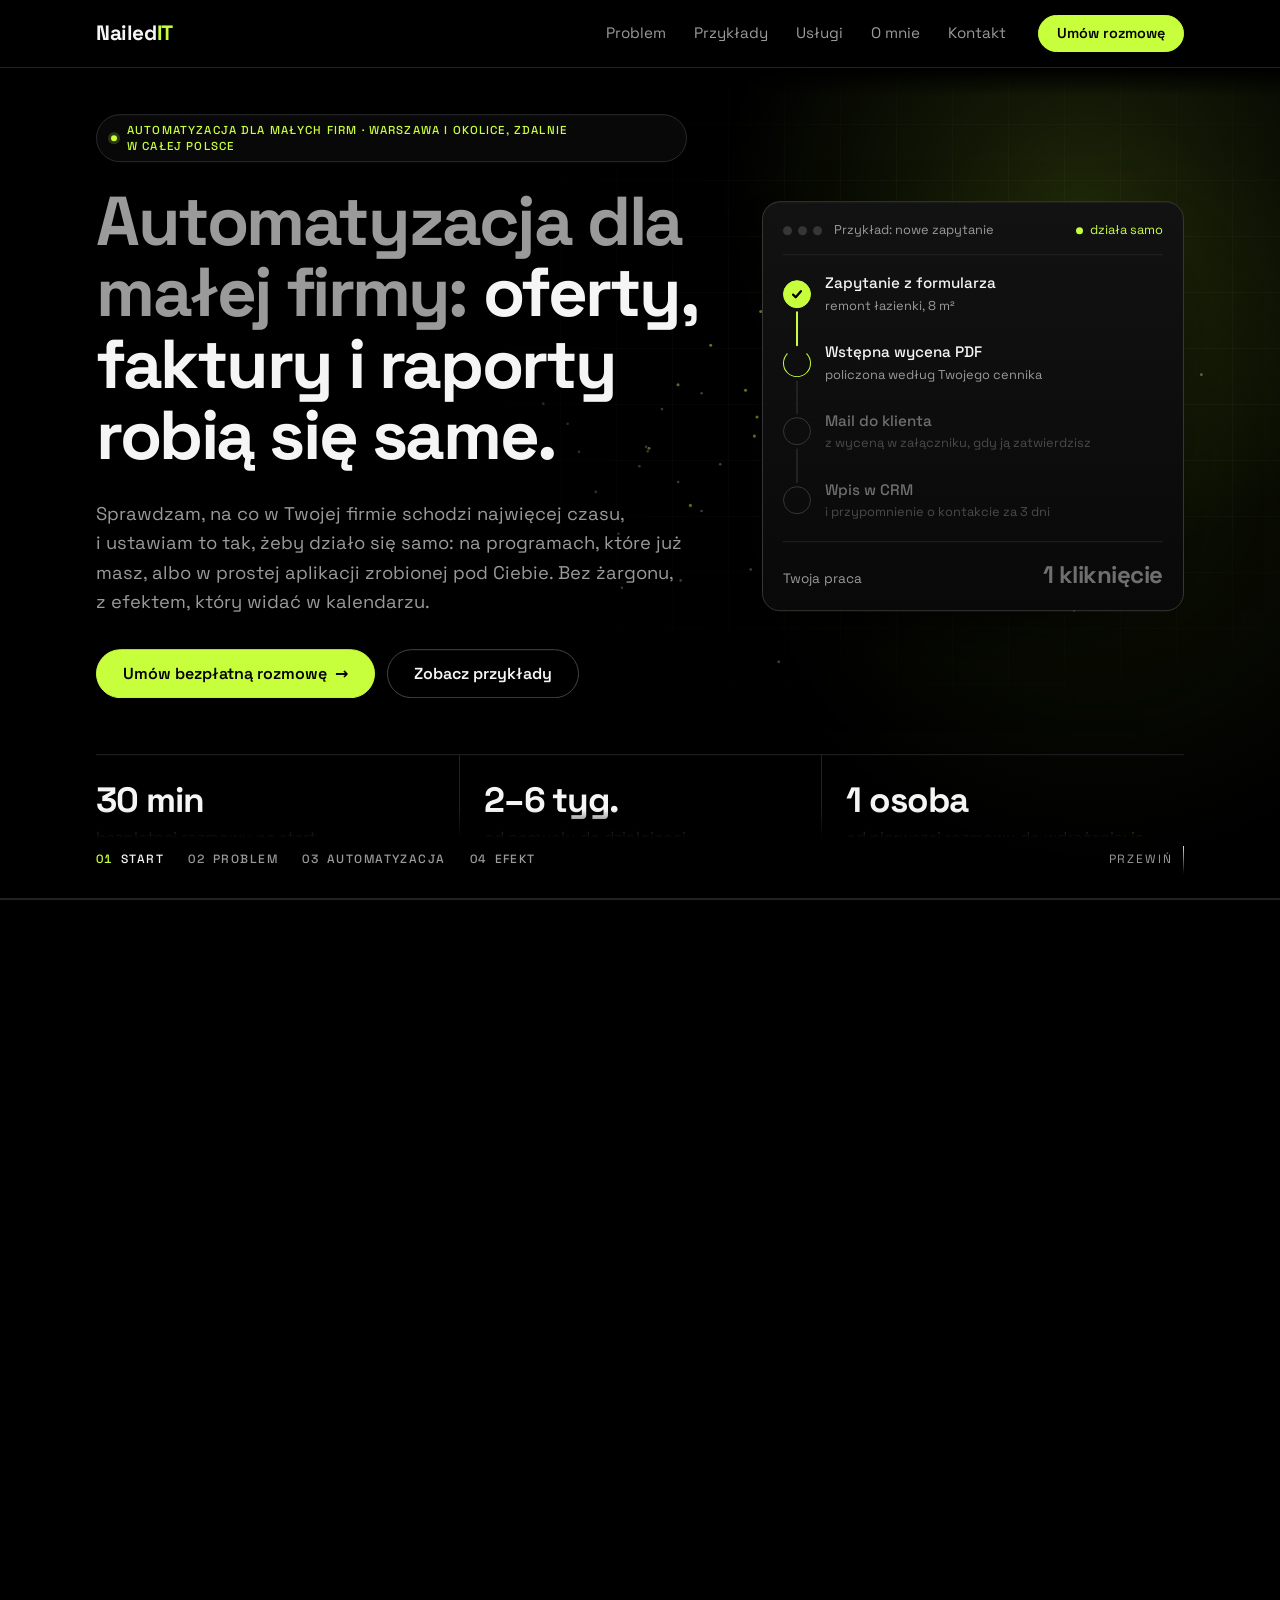
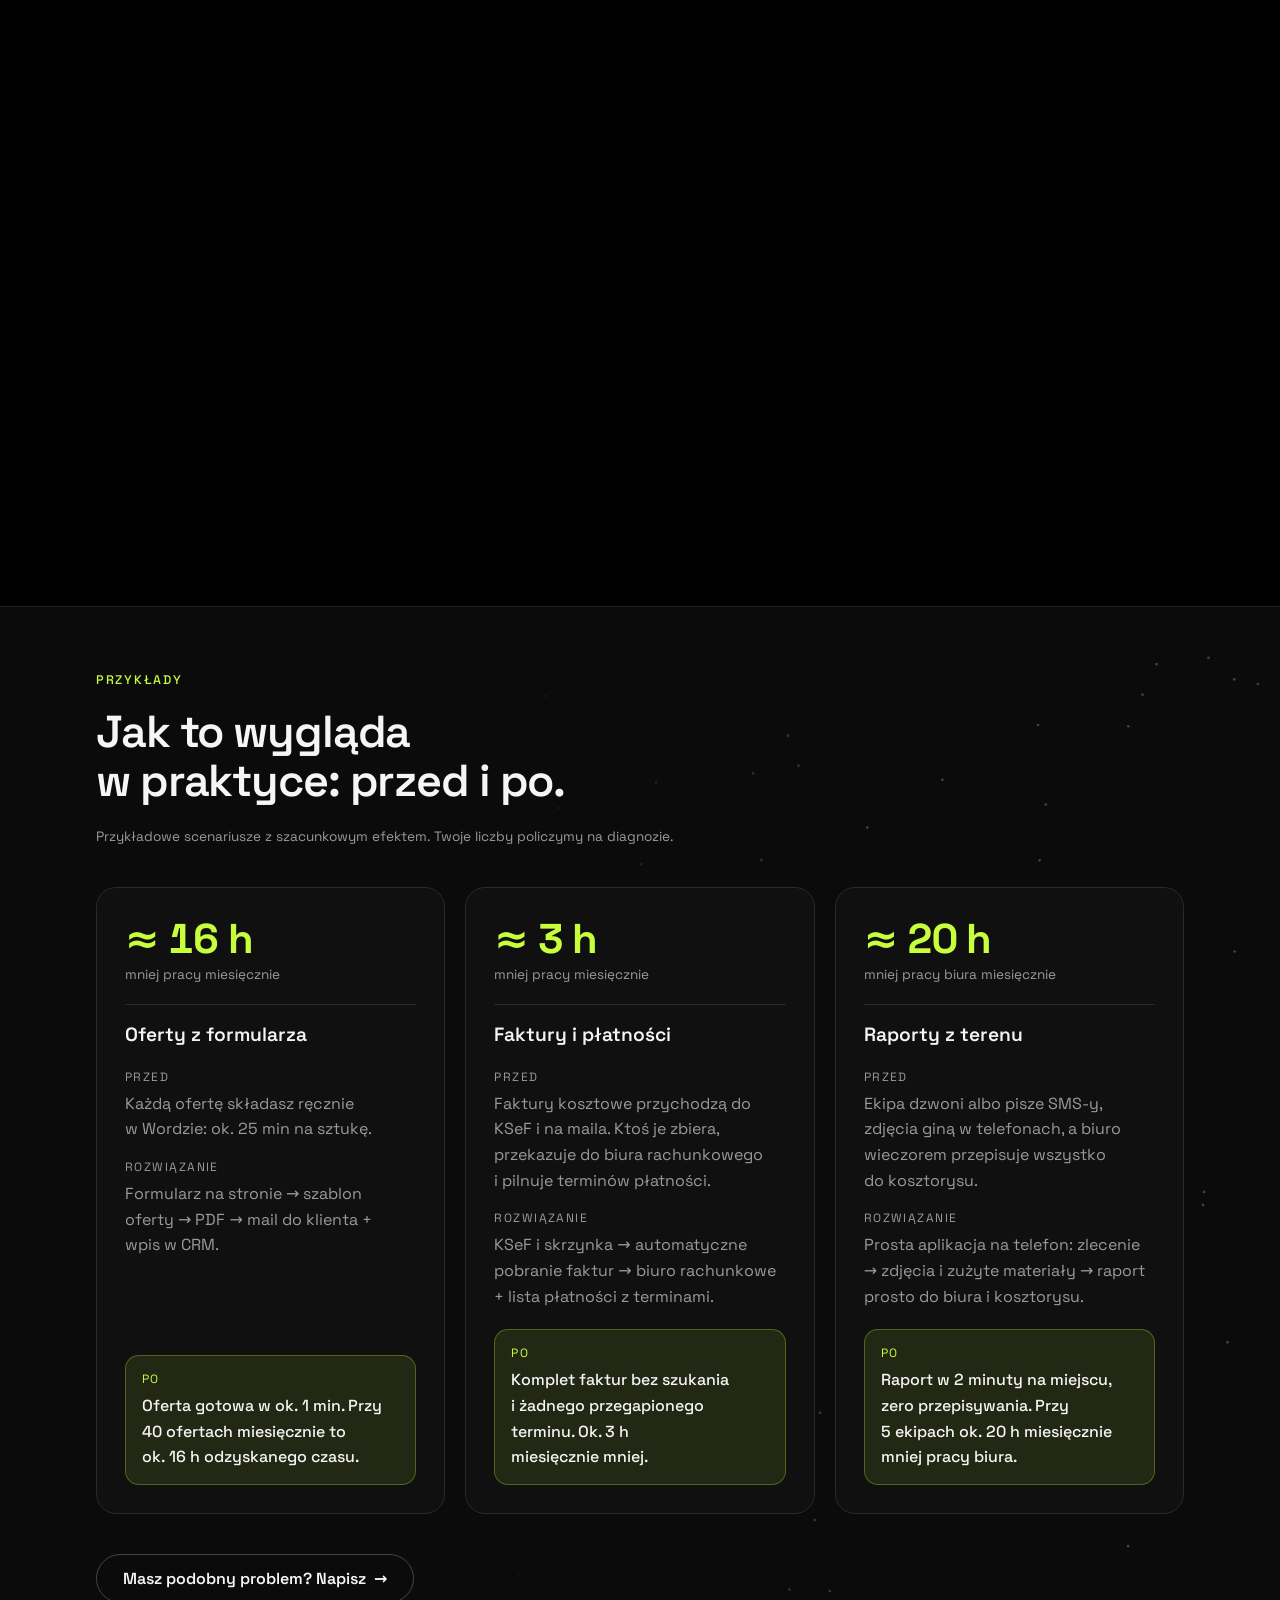
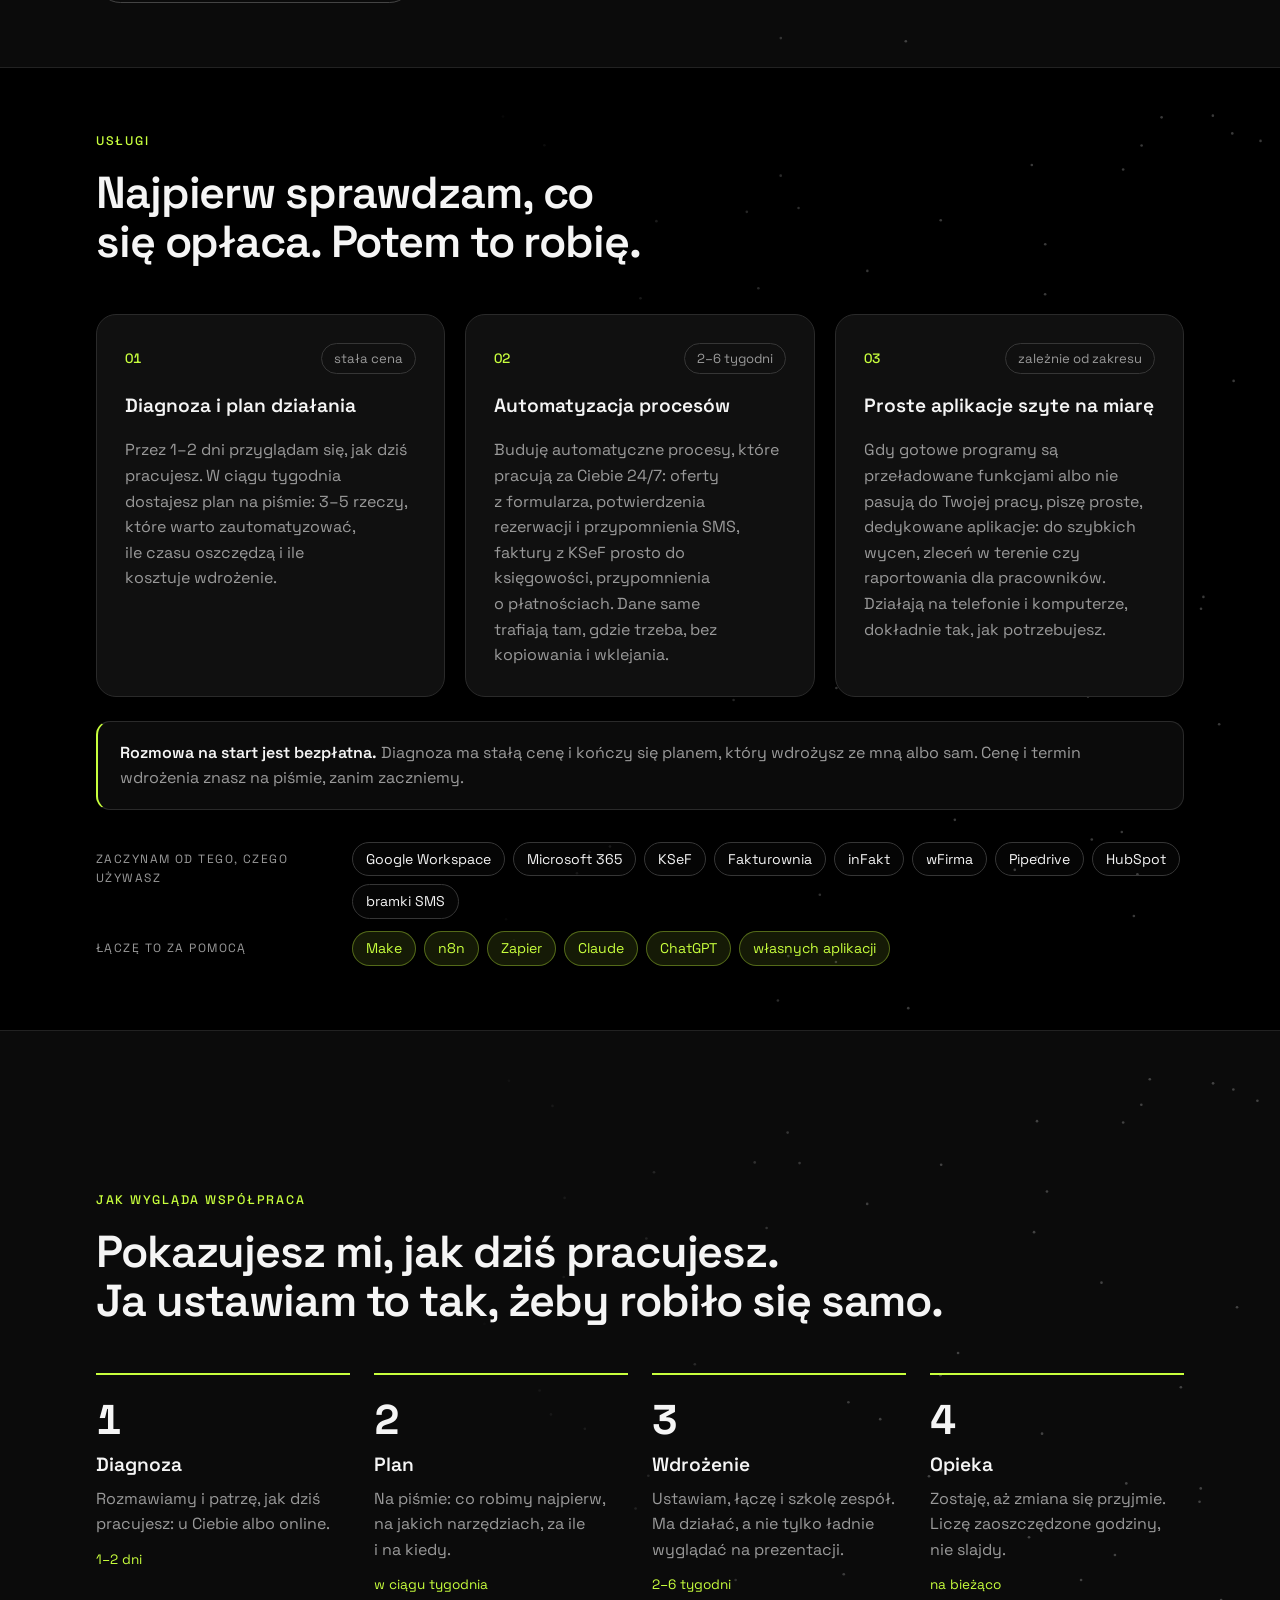
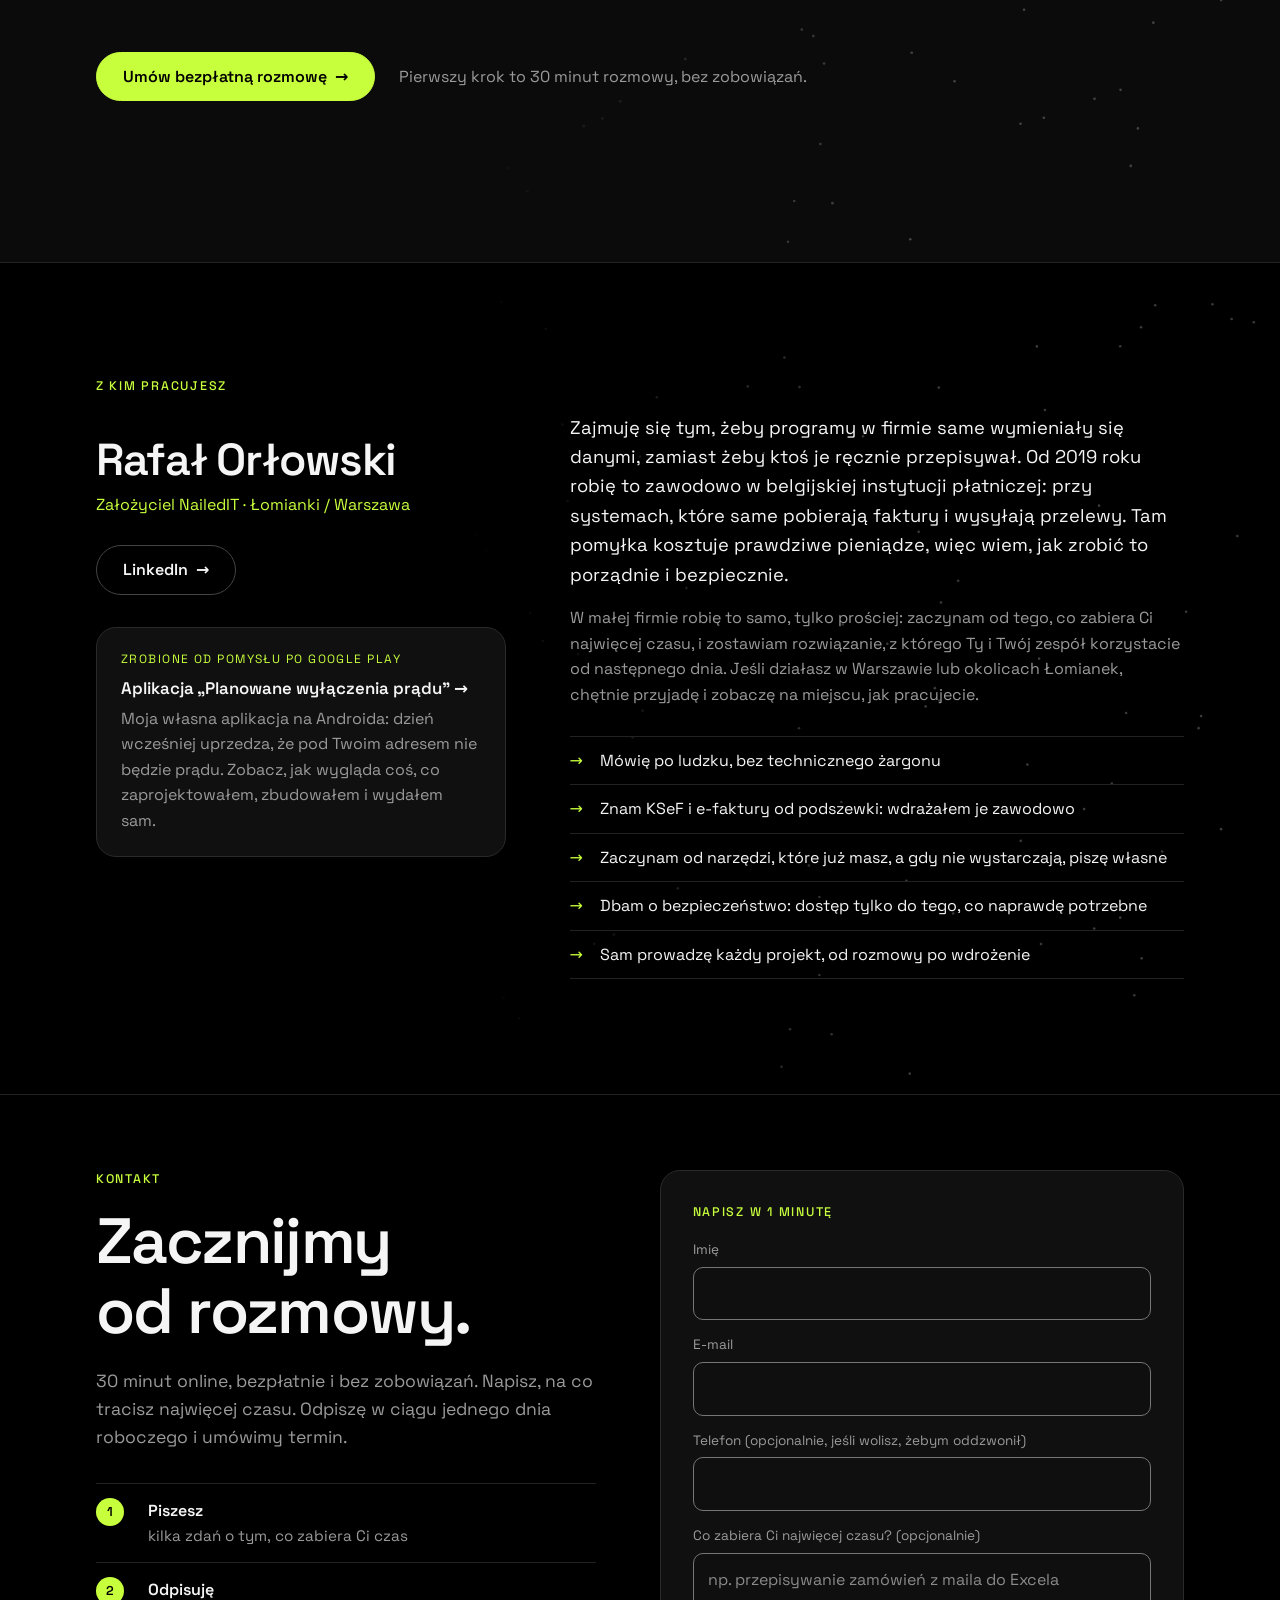
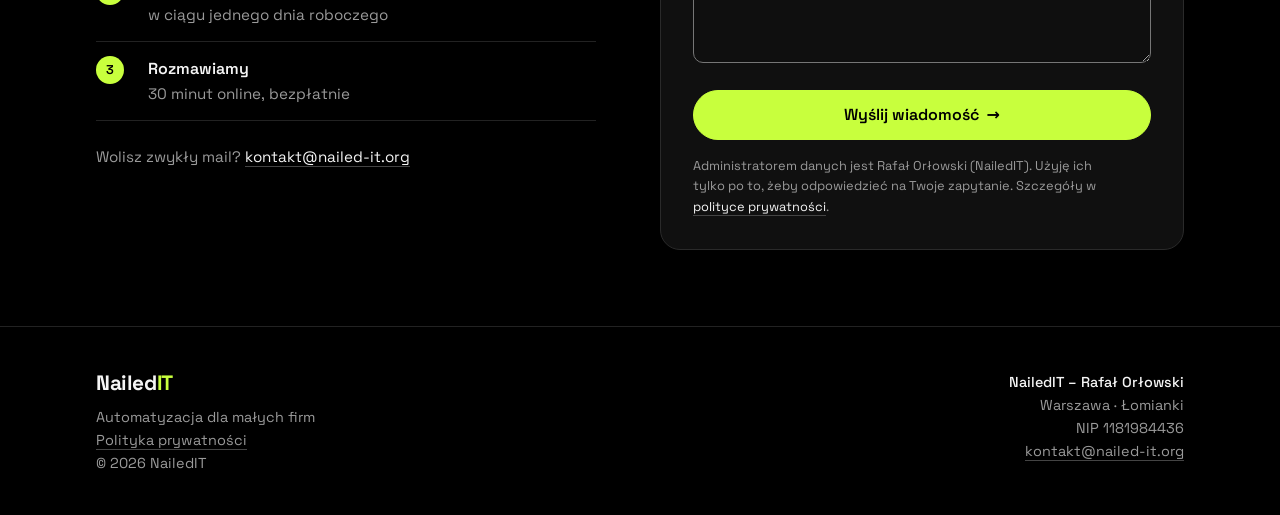
<file: index.html>
<!doctype html>
<html lang="pl" class="home">
<head>
<meta charset="utf-8">
<meta name="viewport" content="width=device-width, initial-scale=1">
<title>NailedIT – automatyzacja dla małych firm | Warszawa i okolice</title>
<meta name="description" content="Automatyzacje i proste aplikacje dla małych firm: oferty, faktury z KSeF i raporty bez ręcznej roboty. Warszawa, Łomianki i zdalnie. Bezpłatna rozmowa.">
<link rel="canonical" href="https://nailed-it.org/">
<meta name="theme-color" content="#000000">
<meta property="og:type" content="website">
<meta property="og:locale" content="pl_PL">
<meta property="og:site_name" content="NailedIT">
<meta property="og:url" content="https://nailed-it.org/">
<meta property="og:title" content="NailedIT – automatyzacja dla małych firm">
<meta property="og:description" content="Oferty, faktury i raporty, które robią się same. Automatyzacje i proste aplikacje dla małych firm: Warszawa, Łomianki i zdalnie w całej Polsce.">
<meta property="og:image" content="https://nailed-it.org/og-image.png">
<meta property="og:image:width" content="1200">
<meta property="og:image:height" content="630">
<meta property="og:image:alt" content="NailedIT – Automatyzacja jak w dużych firmach. Na miarę Twojej.">
<meta name="twitter:card" content="summary_large_image">
<link rel="icon" href="favicon.svg" type="image/svg+xml">
<link rel="icon" href="favicon.ico" sizes="32x32">
<link rel="apple-touch-icon" href="apple-touch-icon.png">
<link rel="preload" href="fonts/space-grotesk-latin.woff2" as="font" type="font/woff2" crossorigin>
<link rel="preload" href="fonts/space-grotesk-latin-ext.woff2" as="font" type="font/woff2" crossorigin>
<link rel="stylesheet" href="style.css">
<script>document.documentElement.classList.add('js')</script>
<script type="application/ld+json">
{
  "@context": "https://schema.org",
  "@type": "ProfessionalService",
  "name": "NailedIT",
  "alternateName": "NailedIT – Rafał Orłowski",
  "url": "https://nailed-it.org/",
  "logo": "https://nailed-it.org/apple-touch-icon.png",
  "image": "https://nailed-it.org/og-image.png",
  "email": "kontakt@nailed-it.org",
  "description": "Automatyzacja procesów i proste aplikacje na miarę dla małych i średnich firm.",
  "founder": {"@type": "Person", "name": "Rafał Orłowski", "sameAs": "https://www.linkedin.com/in/orlowskira"},
  "address": {"@type": "PostalAddress", "addressLocality": "Łomianki", "addressCountry": "PL"},
  "areaServed": [{"@type": "City", "name": "Warszawa"}, {"@type": "City", "name": "Łomianki"}, {"@type": "Country", "name": "Polska"}],
  "taxID": "1181984436",
  "vatID": "PL1181984436",
  "sameAs": ["https://www.linkedin.com/in/orlowskira"]
}
</script>
</head>
<body>
  <a class="skip" href="#tresc">Przejdź do treści</a>

  <header class="site-header">
    <div class="container header-inner">
      <a href="#" class="logo" aria-label="NailedIT – na początek strony">Nailed<span>IT</span></a>
      <nav class="nav" aria-label="Sekcje strony">
        <a href="#problem">Problem</a>
        <a href="#przyklady">Przykłady</a>
        <a href="#uslugi">Usługi</a>
        <a href="#o-mnie">O mnie</a>
        <a href="#kontakt">Kontakt</a>
      </nav>
      <a href="#kontakt" class="btn btn-sm">Umów rozmowę</a>
    </div>
  </header>

  <main id="tresc">
    <section id="opowiesc" class="story" aria-label="NailedIT krok po kroku">
      <div class="story-pin">
        <canvas class="story-canvas" aria-hidden="true"></canvas>
        <div class="story-stage">
          <article class="story-step hero is-active" id="start">
            <div class="container story-inner">
              <div class="hero-grid">
                <div class="hero-copy">
                  <p class="eyebrow">Automatyzacja dla małych firm · Warszawa i okolice, zdalnie w całej Polsce</p>
                  <h1>Automatyzacja dla małej firmy: <em>oferty, faktury i raporty robią się same.</em></h1>
                  <p class="lead">Sprawdzam, na co w Twojej firmie schodzi najwięcej czasu, i ustawiam to tak, żeby działo się samo: na programach, które już masz, albo w prostej aplikacji zrobionej pod Ciebie. Bez żargonu, z efektem, który widać w kalendarzu.</p>
                  <div class="actions">
                    <a href="#kontakt" class="btn">Umów bezpłatną rozmowę <span class="arr" aria-hidden="true">→</span></a>
                    <a href="#przyklady" class="btn btn-ghost">Zobacz przykłady</a>
                  </div>
                </div>

                <figure class="flow" role="img" aria-label="Przykład automatyzacji: zapytanie z formularza samo zamienia się we wstępną wycenę PDF, mail do klienta i wpis w CRM. Ty tylko zatwierdzasz wycenę.">
                  <div class="flow-head">
                    <span class="flow-dots"><i></i><i></i><i></i></span>
                    <span>Przykład: nowe zapytanie</span>
                    <span class="flow-live">działa samo</span>
                  </div>
                  <ol class="flow-steps">
                    <li><span class="flow-ico"><svg viewBox="0 0 16 16"><path d="M3.5 8.5l3 3 6-7"/></svg></span><span><b>Zapytanie z formularza</b><small>remont łazienki, 8 m²</small></span></li>
                    <li><span class="flow-ico"><svg viewBox="0 0 16 16"><path d="M3.5 8.5l3 3 6-7"/></svg></span><span><b>Wstępna wycena PDF</b><small>policzona według Twojego cennika</small></span></li>
                    <li><span class="flow-ico"><svg viewBox="0 0 16 16"><path d="M3.5 8.5l3 3 6-7"/></svg></span><span><b>Mail do klienta</b><small>z wyceną w załączniku, gdy ją zatwierdzisz</small></span></li>
                    <li><span class="flow-ico"><svg viewBox="0 0 16 16"><path d="M3.5 8.5l3 3 6-7"/></svg></span><span><b>Wpis w CRM</b><small>i przypomnienie o kontakcie za 3 dni</small></span></li>
                  </ol>
                  <div class="flow-foot"><span>Twoja praca</span><b>1 kliknięcie</b></div>
                </figure>
              </div>

              <dl class="stats">
                <div><dt>30 min</dt><dd>bezpłatnej rozmowy na start</dd></div>
                <div><dt><span class="nw">2–6</span> tyg.</dt><dd>od pomysłu do działającej automatyzacji</dd></div>
                <div><dt>1 osoba</dt><dd>od pierwszej rozmowy do wdrożenia: <a href="#o-mnie">ja</a></dd></div>
              </dl>
            </div>
          </article>
          <article class="story-step" id="problem">
            <div class="container story-inner">
              <p class="eyebrow">Problem</p>
              <h2>Firma rośnie, a&nbsp;papierologia razem z&nbsp;nią.</h2>
              <p class="story-lead">W dzień robota, wieczorem oferty w&nbsp;Wordzie. To samo wpisywane trzy razy: z&nbsp;maila do Excela, z&nbsp;Excela na fakturę, z&nbsp;faktury do księgowej. A&nbsp;kto zapłacił i&nbsp;komu oddzwonić, pamiętasz Ty albo nikt.</p>
              <ul class="story-list">
                <li>Wyceny po nocach</li><li>To samo wpisywane trzy razy</li><li>Wszystko na Twojej głowie</li>
              </ul>
            </div>
          </article>
          <article class="story-step" id="krok-2">
            <div class="container story-inner">
              <p class="eyebrow">Automatyzacja</p>
              <h2>Ustawiam to tak, żeby robiło się samo.</h2>
              <p class="story-lead">Na programach, które już masz, albo w&nbsp;prostej aplikacji zrobionej pod Ciebie. Zapytanie samo zamienia się w&nbsp;wycenę, faktura sama trafia do księgowej, a&nbsp;przypomnienie przychodzi, zanim minie termin.</p>
              <ul class="story-list">
                <li>Diagnoza</li><li>Plan</li><li>Wdrożenie</li><li>Opieka</li>
              </ul>
            </div>
          </article>
          <article class="story-step" id="krok-3">
            <div class="container story-inner">
              <p class="eyebrow">Efekt</p>
              <h2>Wieczory wracają do Ciebie.</h2>
              <p class="story-lead">Oferta gotowa w&nbsp;minutę, a&nbsp;nie w&nbsp;pół godziny. Nic nie trzeba przepisywać ani pilnować w&nbsp;głowie. Ty tylko zatwierdzasz, a&nbsp;resztę widać w&nbsp;kalendarzu.</p>
              <p class="story-more"><a href="#przyklady">Zobacz przykłady z&nbsp;szacunkowym efektem <span class="arr" aria-hidden="true">↓</span></a></p>
            </div>
          </article>
        </div>
        <div class="container story-nav">
          <ol>
            <li><a href="#start" class="is-active" aria-current="step"><span>01</span> Start</a></li>
            <li><a href="#problem"><span>02</span> Problem</a></li>
            <li><a href="#krok-2"><span>03</span> Automatyzacja</a></li>
            <li><a href="#krok-3"><span>04</span> Efekt</a></li>
          </ol>
          <span class="story-hint" aria-hidden="true">Przewiń</span>
        </div>
        <div class="story-bar" aria-hidden="true"><i></i></div>
      </div>
    </section>

    <section id="przyklady" class="section alt has-dots">
      <canvas class="sec-dots" data-layout="4" aria-hidden="true"></canvas>
      <div class="container">
        <p class="eyebrow">Przykłady</p>
        <h2>Jak to wygląda w praktyce: przed i po.</h2>
        <p class="note">Przykładowe scenariusze z szacunkowym efektem. Twoje liczby policzymy na diagnozie.</p>
        <div class="cases">
          <article class="case">
            <p class="kpi"><b>≈ <span data-count="16">16</span> h</b><span>mniej pracy miesięcznie</span></p>
            <h3>Oferty z formularza</h3>
            <dl>
              <div class="case-before"><dt>Przed</dt><dd>Każdą ofertę składasz ręcznie w Wordzie: ok. 25 min na sztukę.</dd></div>
              <div class="case-how"><dt>Rozwiązanie</dt><dd>Formularz na stronie → szablon oferty → PDF → mail do klienta + wpis w CRM.</dd></div>
              <div class="case-after"><dt>Po</dt><dd>Oferta gotowa w ok. 1 min. Przy 40 ofertach miesięcznie to ok. 16 h odzyskanego czasu.</dd></div>
            </dl>
          </article>
          <article class="case">
            <p class="kpi"><b>≈ <span data-count="3">3</span> h</b><span>mniej pracy miesięcznie</span></p>
            <h3>Faktury i płatności</h3>
            <dl>
              <div class="case-before"><dt>Przed</dt><dd>Faktury kosztowe przychodzą do KSeF i na maila. Ktoś je zbiera, przekazuje do biura rachunkowego i pilnuje terminów płatności.</dd></div>
              <div class="case-how"><dt>Rozwiązanie</dt><dd>KSeF i skrzynka → automatyczne pobranie faktur → biuro rachunkowe + lista płatności z terminami.</dd></div>
              <div class="case-after"><dt>Po</dt><dd>Komplet faktur bez szukania i żadnego przegapionego terminu. Ok. 3 h miesięcznie mniej.</dd></div>
            </dl>
          </article>
          <article class="case">
            <p class="kpi"><b>≈ <span data-count="20">20</span> h</b><span>mniej pracy biura miesięcznie</span></p>
            <h3>Raporty z terenu</h3>
            <dl>
              <div class="case-before"><dt>Przed</dt><dd>Ekipa dzwoni albo pisze SMS-y, zdjęcia giną w telefonach, a biuro wieczorem przepisuje wszystko do kosztorysu.</dd></div>
              <div class="case-how"><dt>Rozwiązanie</dt><dd>Prosta aplikacja na telefon: zlecenie → zdjęcia i zużyte materiały → raport prosto do biura i kosztorysu.</dd></div>
              <div class="case-after"><dt>Po</dt><dd>Raport w 2 minuty na miejscu, zero przepisywania. Przy 5 ekipach ok. 20 h miesięcznie mniej pracy biura.</dd></div>
            </dl>
          </article>
        </div>
        <p class="cases-cta"><a href="#kontakt" class="btn btn-ghost">Masz podobny problem? Napisz <span class="arr" aria-hidden="true">→</span></a></p>
      </div>
    </section>

    <section id="uslugi" class="section has-dots">
      <canvas class="sec-dots" data-layout="5" aria-hidden="true"></canvas>
      <div class="container">
        <p class="eyebrow">Usługi</p>
        <h2>Najpierw sprawdzam, co się opłaca. Potem to robię.</h2>
        <div class="services">
          <article class="service">
            <div class="service-top"><span class="num">01</span><span class="tag">stała cena</span></div>
            <h3>Diagnoza i plan działania</h3><p>Przez <span class="nw">1–2</span> dni przyglądam się, jak dziś pracujesz. W ciągu tygodnia dostajesz plan na piśmie: <span class="nw">3–5</span> rzeczy, które warto zautomatyzować, ile czasu oszczędzą i ile kosztuje wdrożenie.</p>
          </article>
          <article class="service">
            <div class="service-top"><span class="num">02</span><span class="tag"><span class="nw">2–6</span> tygodni</span></div>
            <h3>Automatyzacja procesów</h3><p>Buduję automatyczne procesy, które pracują za Ciebie 24/7: oferty z formularza, potwierdzenia rezerwacji i przypomnienia SMS, faktury z KSeF prosto do księgowości, przypomnienia o płatnościach. Dane same trafiają tam, gdzie trzeba, bez kopiowania i wklejania.</p>
          </article>
          <article class="service">
            <div class="service-top"><span class="num">03</span><span class="tag">zależnie od zakresu</span></div>
            <h3>Proste aplikacje szyte na miarę</h3><p>Gdy gotowe programy są przeładowane funkcjami albo nie pasują do Twojej pracy, piszę proste, dedykowane aplikacje: do szybkich wycen, zleceń w terenie czy raportowania dla pracowników. Działają na telefonie i komputerze, dokładnie tak, jak potrzebujesz.</p>
          </article>
        </div>
        <p class="price-note"><strong>Rozmowa na start jest bezpłatna.</strong> Diagnoza ma stałą cenę i kończy się planem, który wdrożysz ze mną albo sam. Cenę i termin wdrożenia znasz na piśmie, zanim zaczniemy.</p>
        <div class="tools">
          <div class="tools-row">
            <span class="tools-label">Zaczynam od tego, czego używasz</span>
            <ul class="chips">
              <li>Google Workspace</li><li>Microsoft 365</li><li>KSeF</li><li>Fakturownia</li><li>inFakt</li><li>wFirma</li><li>Pipedrive</li><li>HubSpot</li><li>bramki SMS</li>
            </ul>
          </div>
          <div class="tools-row">
            <span class="tools-label">Łączę to za pomocą</span>
            <ul class="chips chips-accent">
              <li>Make</li><li>n8n</li><li>Zapier</li><li>Claude</li><li>ChatGPT</li><li>własnych aplikacji</li>
            </ul>
          </div>
        </div>
      </div>
    </section>

    <section id="proces" class="section alt has-dots">
      <canvas class="sec-dots" data-layout="6" aria-hidden="true"></canvas>
      <div class="container">
        <p class="eyebrow">Jak wygląda współpraca</p>
        <h2 class="wide">Pokazujesz mi, jak dziś pracujesz.<br>Ja ustawiam to tak, żeby robiło się samo.</h2>
        <ol class="steps">
          <li><span class="num">1</span><h3>Diagnoza</h3><p>Rozmawiamy i patrzę, jak dziś pracujesz: u Ciebie albo online.</p><small><span class="nw">1–2</span> dni</small></li>
          <li><span class="num">2</span><h3>Plan</h3><p>Na piśmie: co robimy najpierw, na jakich narzędziach, za ile i na kiedy.</p><small>w ciągu tygodnia</small></li>
          <li><span class="num">3</span><h3>Wdrożenie</h3><p>Ustawiam, łączę i szkolę zespół. Ma działać, a nie tylko ładnie wyglądać na prezentacji.</p><small><span class="nw">2–6</span> tygodni</small></li>
          <li><span class="num">4</span><h3>Opieka</h3><p>Zostaję, aż zmiana się przyjmie. Liczę zaoszczędzone godziny, nie slajdy.</p><small>na bieżąco</small></li>
        </ol>
        <p class="section-cta"><a href="#kontakt" class="btn">Umów bezpłatną rozmowę <span class="arr" aria-hidden="true">→</span></a><span>Pierwszy krok to 30 minut rozmowy, bez zobowiązań.</span></p>
      </div>
    </section>

    <section id="o-mnie" class="section has-dots">
      <canvas class="sec-dots" data-layout="7" aria-hidden="true"></canvas>
      <div class="container">
        <p class="eyebrow">Z kim pracujesz</p>
        <div class="about">
          <div class="about-head">
            <h2>Rafał Orłowski</h2>
            <p class="role">Założyciel NailedIT · Łomianki / Warszawa</p>
            <a href="https://www.linkedin.com/in/orlowskira" class="btn btn-ghost" target="_blank" rel="noopener">LinkedIn <span class="arr" aria-hidden="true">→</span></a>
            <a class="proof" href="wylaczenia-pradu/">
              <span class="proof-label">Zrobione od pomysłu po Google Play</span>
              <strong>Aplikacja „Planowane wyłączenia prądu” <span class="arr" aria-hidden="true">→</span></strong>
              <span class="proof-text">Moja własna aplikacja na Androida: dzień wcześniej uprzedza, że pod Twoim adresem nie będzie prądu. Zobacz, jak wygląda coś, co zaprojektowałem, zbudowałem i wydałem sam.</span>
            </a>
          </div>
          <div class="about-text">
            <p>Zajmuję się tym, żeby programy w firmie same wymieniały się danymi, zamiast żeby ktoś je ręcznie przepisywał. Od 2019 roku robię to zawodowo w belgijskiej instytucji płatniczej: przy systemach, które same pobierają faktury i wysyłają przelewy. Tam pomyłka kosztuje prawdziwe pieniądze, więc wiem, jak zrobić to porządnie i bezpiecznie.</p>
            <p>W małej firmie robię to samo, tylko prościej: zaczynam od tego, co zabiera Ci najwięcej czasu, i zostawiam rozwiązanie, z którego Ty i Twój zespół korzystacie od następnego dnia. Jeśli działasz w Warszawie lub okolicach Łomianek, chętnie przyjadę i zobaczę na miejscu, jak pracujecie.</p>
            <ul class="facts">
              <li>Mówię po ludzku, bez technicznego żargonu</li>
              <li>Znam KSeF i <span class="nw">e-faktury</span> od podszewki: wdrażałem je zawodowo</li>
              <li>Zaczynam od narzędzi, które już masz, a gdy nie wystarczają, piszę własne</li>
              <li>Dbam o bezpieczeństwo: dostęp tylko do tego, co naprawdę potrzebne</li>
              <li>Sam prowadzę każdy projekt, od rozmowy po wdrożenie</li>
            </ul>
          </div>
        </div>
      </div>
    </section>

    <section id="kontakt" class="section cta">
      <div class="container contact-grid">
        <div class="contact-intro">
          <p class="eyebrow">Kontakt</p>
          <h2>Zacznijmy od rozmowy.</h2>
          <p class="lead">30 minut online, bezpłatnie i bez zobowiązań. Napisz, na co tracisz najwięcej czasu. Odpiszę w ciągu jednego dnia roboczego i umówimy termin.</p>
          <ol class="next">
            <li><b>Piszesz</b><span>kilka zdań o tym, co zabiera Ci czas</span></li>
            <li><b>Odpisuję</b><span>w ciągu jednego dnia roboczego</span></li>
            <li><b>Rozmawiamy</b><span>30 minut online, bezpłatnie</span></li>
          </ol>
          <p class="contact-alt">Wolisz zwykły mail? <a href="mailto:kontakt@nailed-it.org">kontakt@nailed-it.org</a></p>
        </div>
        <div class="form-wrap">
          <p class="eyebrow">Napisz w 1 minutę</p>
          <form class="contact" action="https://api.web3forms.com/submit" method="POST">
            <input type="hidden" name="access_key" value="9d799062-8a6f-465c-bfa2-8272f96223fa">
            <input type="hidden" name="subject" value="Nowe zapytanie ze strony nailed-it.org">
            <input type="hidden" name="from_name" value="Formularz nailed-it.org">
            <input type="hidden" name="redirect" value="https://nailed-it.org/dziekuje.html">
            <input type="checkbox" name="botcheck" class="hp" tabindex="-1" autocomplete="off" aria-hidden="true">
            <div><label for="f-name">Imię</label><input class="field" id="f-name" name="imie" type="text" autocomplete="given-name" required></div>
            <div><label for="f-email">E-mail</label><input class="field" id="f-email" name="email" type="email" autocomplete="email" required></div>
            <div><label for="f-tel">Telefon (opcjonalnie, jeśli wolisz, żebym oddzwonił)</label><input class="field" id="f-tel" name="telefon" type="tel" autocomplete="tel"></div>
            <div><label for="f-msg">Co zabiera Ci najwięcej czasu? (opcjonalnie)</label><textarea class="field" id="f-msg" name="wiadomosc" placeholder="np. przepisywanie zamówień z maila do Excela"></textarea></div>
            <button class="btn" type="submit">Wyślij wiadomość <span class="arr" aria-hidden="true">→</span></button>
            <p class="form-msg" id="form-msg" role="alert"></p>
            <p class="form-note">Administratorem danych jest Rafał Orłowski (NailedIT). Użyję ich tylko po to, żeby odpowiedzieć na Twoje zapytanie. Szczegóły w <a href="polityka-prywatnosci.html">polityce prywatności</a>.</p>
          </form>
        </div>
      </div>
    </section>
  </main>

  <footer class="site-footer">
    <div class="container footer-inner">
      <div class="footer-brand">
        <a href="#" class="logo">Nailed<span>IT</span></a>
        <p>Automatyzacja dla małych firm<br>
        <a href="polityka-prywatnosci.html">Polityka prywatności</a><br>
        © 2026 NailedIT</p>
      </div>
      <address class="company">
        <strong>NailedIT – Rafał Orłowski</strong><br>
        Warszawa · Łomianki<br>
        NIP 1181984436<br>
        <a href="mailto:kontakt@nailed-it.org">kontakt@nailed-it.org</a>
      </address>
    </div>
  </footer>

  <script src="main.js" defer></script>
</body>
</html>
</file>
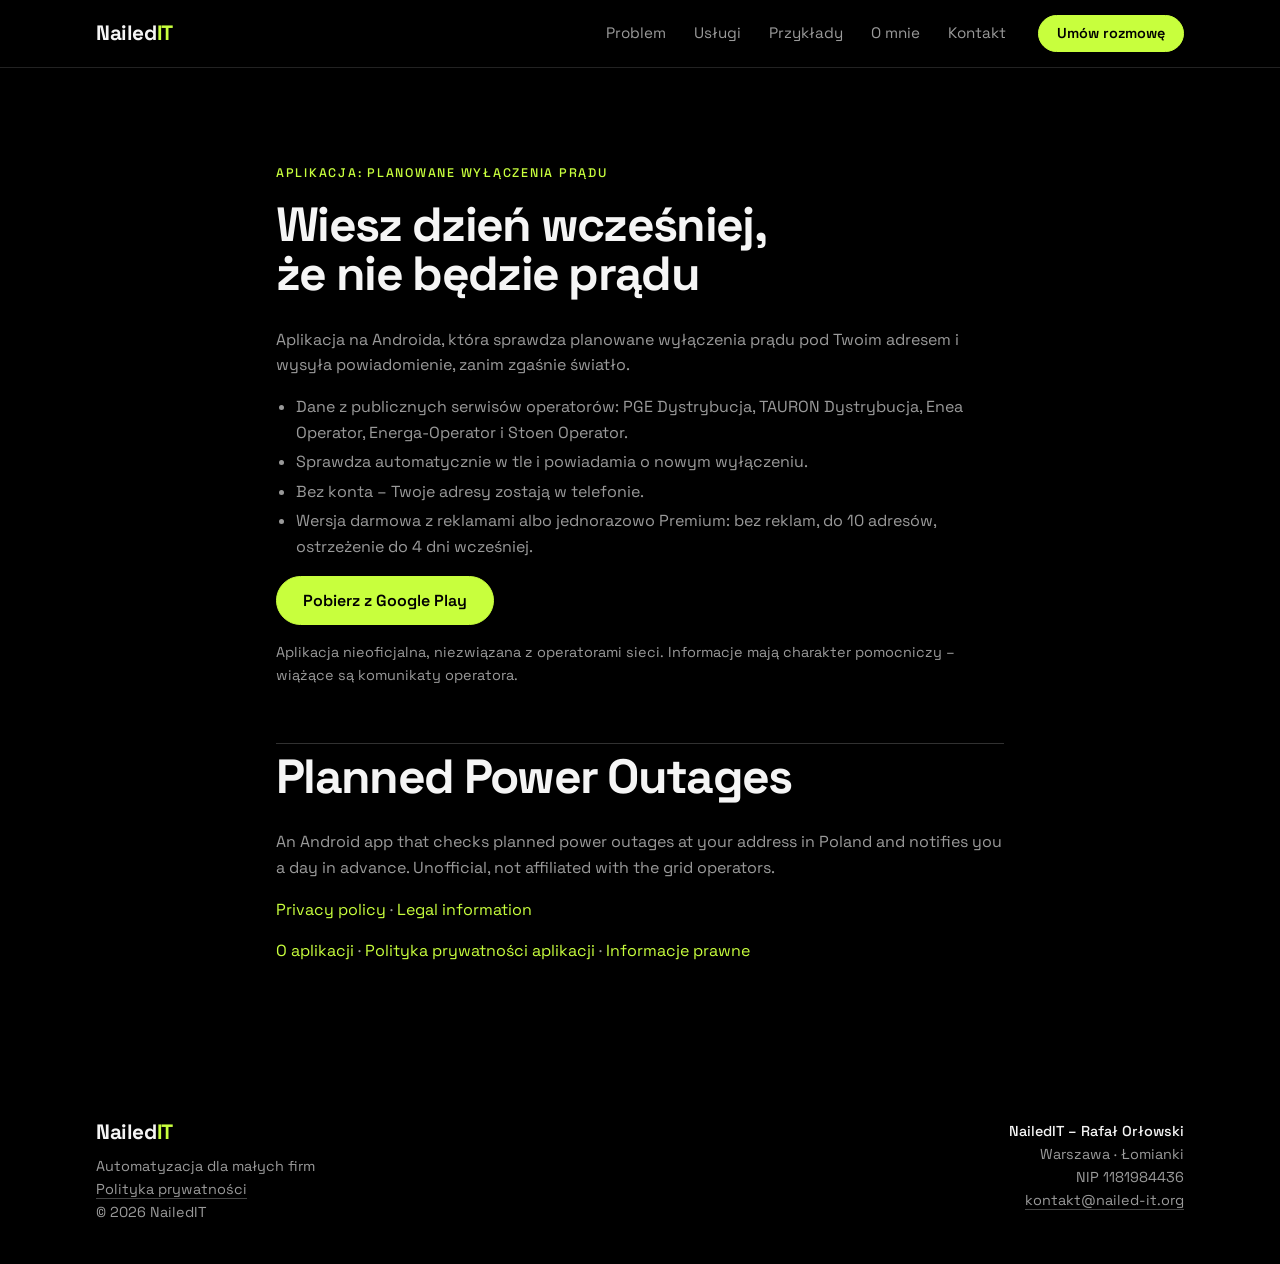
<file: wylaczenia-pradu/index.html>
<!doctype html>
<html lang="pl">
<head>
<meta charset="utf-8">
<meta name="viewport" content="width=device-width, initial-scale=1">
<title>Planowane wyłączenia prądu – NailedIT</title>
<meta name="description" content="Aplikacja na Androida: powiadomienie dzień wcześniej o planowanym wyłączeniu prądu pod Twoim adresem.">
<meta name="robots" content="index, follow">
<link rel="canonical" href="https://nailed-it.org/wylaczenia-pradu/">
<meta name="theme-color" content="#000000">
<link rel="icon" href="../favicon.svg" type="image/svg+xml">
<link rel="icon" href="../favicon.ico" sizes="32x32">
<link rel="apple-touch-icon" href="../apple-touch-icon.png">
<link rel="preload" href="../fonts/space-grotesk-latin.woff2" as="font" type="font/woff2" crossorigin>
<link rel="stylesheet" href="../style.css">
<style>.legal-sep{border:0;border-top:1px solid currentColor;opacity:.2;margin:56px 0 8px}.legal code{font-size:.92em}</style>
<script>document.documentElement.classList.add('js')</script>
</head>
<body>
  <!-- Wygenerowane przez tools/build_site.py w repozytorium prad_alert. Zmieniaj docs/07 i docs/06, nie ten plik. -->
  <a class="skip" href="#tresc">Przejdź do treści</a>

  <header class="site-header">
    <div class="container header-inner">
      <a href="../" class="logo" aria-label="NailedIT – strona główna">Nailed<span>IT</span></a>
      <nav class="nav" aria-label="Sekcje strony">
        <a href="../#problem">Problem</a>
        <a href="../#uslugi">Usługi</a>
        <a href="../#przyklady">Przykłady</a>
        <a href="../#o-mnie">O mnie</a>
        <a href="../#kontakt">Kontakt</a>
      </nav>
      <a href="../#kontakt" class="btn btn-sm">Umów rozmowę</a>
    </div>
  </header>

  <main id="tresc" class="page">
    <div class="container legal">
      <p class="eyebrow"><a href="./">Aplikacja: Planowane wyłączenia prądu</a></p>
<div>
<h1>Wiesz dzień wcześniej, że nie będzie prądu</h1>
<p>Aplikacja na Androida, która sprawdza planowane wyłączenia prądu pod Twoim adresem i wysyła powiadomienie, zanim zgaśnie światło.</p>
<ul>
<li>Dane z publicznych serwisów operatorów: PGE Dystrybucja, TAURON Dystrybucja, Enea Operator, Energa-Operator i Stoen Operator.</li>
<li>Sprawdza automatycznie w tle i powiadamia o nowym wyłączeniu.</li>
<li>Bez konta – Twoje adresy zostają w telefonie.</li>
<li>Wersja darmowa z reklamami albo jednorazowo Premium: bez reklam, do 10 adresów, ostrzeżenie do 4 dni wcześniej.</li>
</ul>
<p><a class="btn" href="https://play.google.com/store/apps/details?id=pl.pradalert">Pobierz z Google Play</a></p>
<p class="muted">Aplikacja nieoficjalna, niezwiązana z operatorami sieci. Informacje mają charakter pomocniczy – wiążące są komunikaty operatora.</p>
</div>
<hr class="legal-sep">
<div lang="en">
<h1>Planned Power Outages</h1>
<p>An Android app that checks planned power outages at your address in Poland and notifies you a day in advance. Unofficial, not affiliated with the grid operators.</p>
<p><a href="polityka-prywatnosci.html#en">Privacy policy</a> · <a href="informacje-prawne.html#en">Legal information</a></p>
</div>
      <p><a href="./">O aplikacji</a> · <a href="polityka-prywatnosci.html">Polityka prywatności aplikacji</a> · <a href="informacje-prawne.html">Informacje prawne</a></p>
    </div>
  </main>

  <footer class="site-footer">
    <div class="container footer-inner">
      <div class="footer-brand">
        <a href="../" class="logo">Nailed<span>IT</span></a>
        <p>Automatyzacja dla małych firm<br>
        <a href="../polityka-prywatnosci.html">Polityka prywatności</a><br>
        © 2026 NailedIT</p>
      </div>
      <address class="company">
        <strong>NailedIT – Rafał Orłowski</strong><br>
        Warszawa · Łomianki<br>
        NIP 1181984436<br>
        <a href="mailto:kontakt@nailed-it.org">kontakt@nailed-it.org</a>
      </address>
    </div>
  </footer>
</body>
</html>
</file>
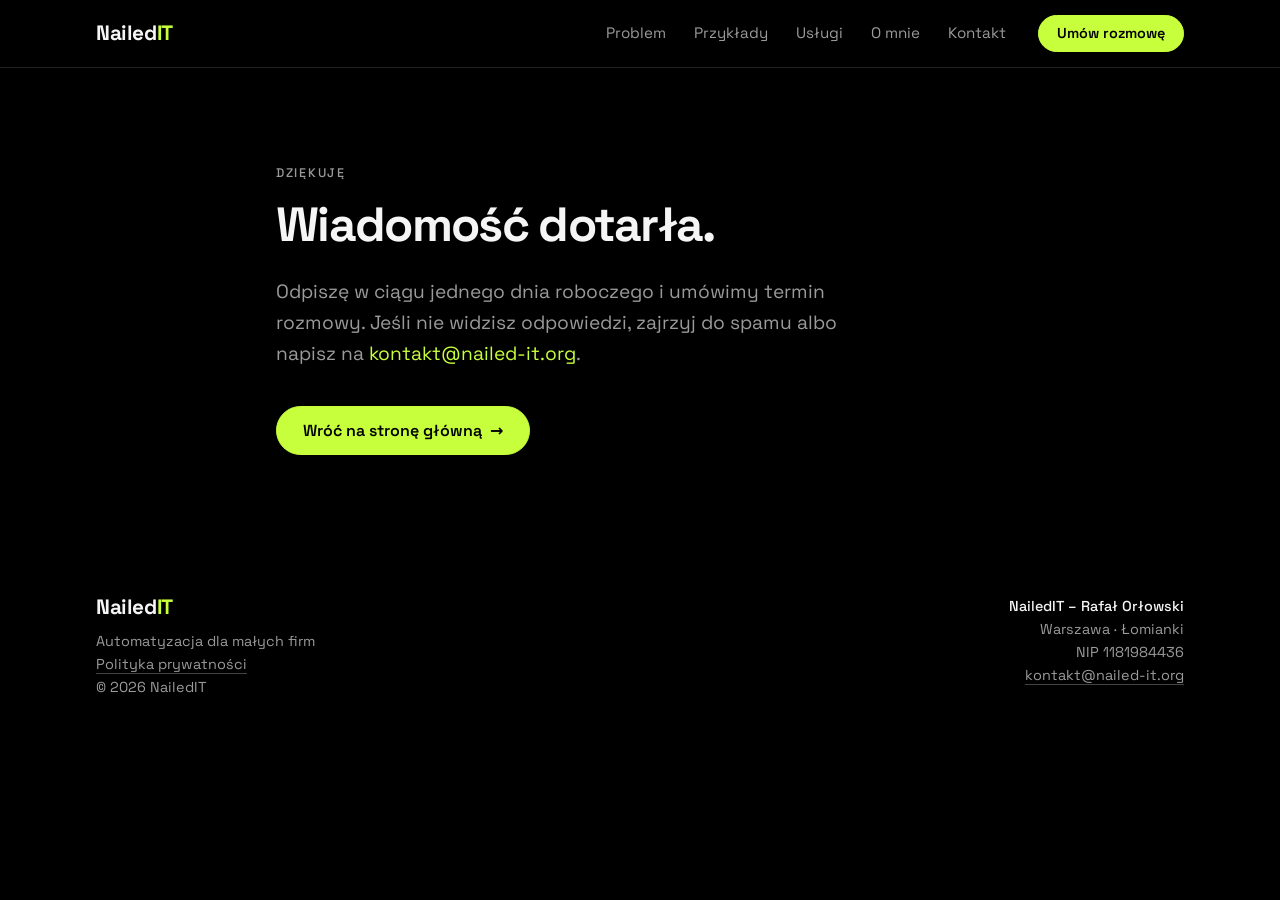
<file: dziekuje.html>
<!doctype html>
<html lang="pl">
<head>
<meta charset="utf-8">
<meta name="viewport" content="width=device-width, initial-scale=1">
<title>Dziękuję – NailedIT</title>
<meta name="description" content="Dziękuję za wiadomość.">
<meta name="robots" content="noindex">
<meta name="theme-color" content="#000000">
<link rel="icon" href="favicon.svg" type="image/svg+xml">
<link rel="icon" href="favicon.ico" sizes="32x32">
<link rel="apple-touch-icon" href="apple-touch-icon.png">
<link rel="preload" href="fonts/space-grotesk-latin.woff2" as="font" type="font/woff2" crossorigin>
<link rel="preload" href="fonts/space-grotesk-latin-ext.woff2" as="font" type="font/woff2" crossorigin>
<link rel="stylesheet" href="style.css">
</head>
<body>
  <a class="skip" href="#tresc">Przejdź do treści</a>

  <header class="site-header">
    <div class="container header-inner">
      <a href="./" class="logo" aria-label="NailedIT – strona główna">Nailed<span>IT</span></a>
      <nav class="nav" aria-label="Sekcje strony">
        <a href="./#problem">Problem</a>
        <a href="./#przyklady">Przykłady</a>
        <a href="./#uslugi">Usługi</a>
        <a href="./#o-mnie">O mnie</a>
        <a href="./#kontakt">Kontakt</a>
      </nav>
      <a href="./#kontakt" class="btn btn-sm">Umów rozmowę</a>
    </div>
  </header>

  <main id="tresc" class="page">
    <div class="container legal">
      <p class="eyebrow">Dziękuję</p>
      <h1>Wiadomość dotarła.</h1>
      <p class="lead">Odpiszę w ciągu jednego dnia roboczego i umówimy termin rozmowy. Jeśli nie widzisz odpowiedzi, zajrzyj do spamu albo napisz na <a href="mailto:kontakt@nailed-it.org">kontakt@nailed-it.org</a>.</p>
      <a href="./" class="btn">Wróć na stronę główną <span class="arr" aria-hidden="true">→</span></a>
    </div>
  </main>

  <footer class="site-footer">
    <div class="container footer-inner">
      <div class="footer-brand">
        <a href="./" class="logo">Nailed<span>IT</span></a>
        <p>Automatyzacja dla małych firm<br>
        <a href="polityka-prywatnosci.html">Polityka prywatności</a><br>
        © 2026 NailedIT</p>
      </div>
      <address class="company">
        <strong>NailedIT – Rafał Orłowski</strong><br>
        Warszawa · Łomianki<br>
        NIP 1181984436<br>
        <a href="mailto:kontakt@nailed-it.org">kontakt@nailed-it.org</a>
      </address>
    </div>
  </footer>
</body>
</html>
</file>
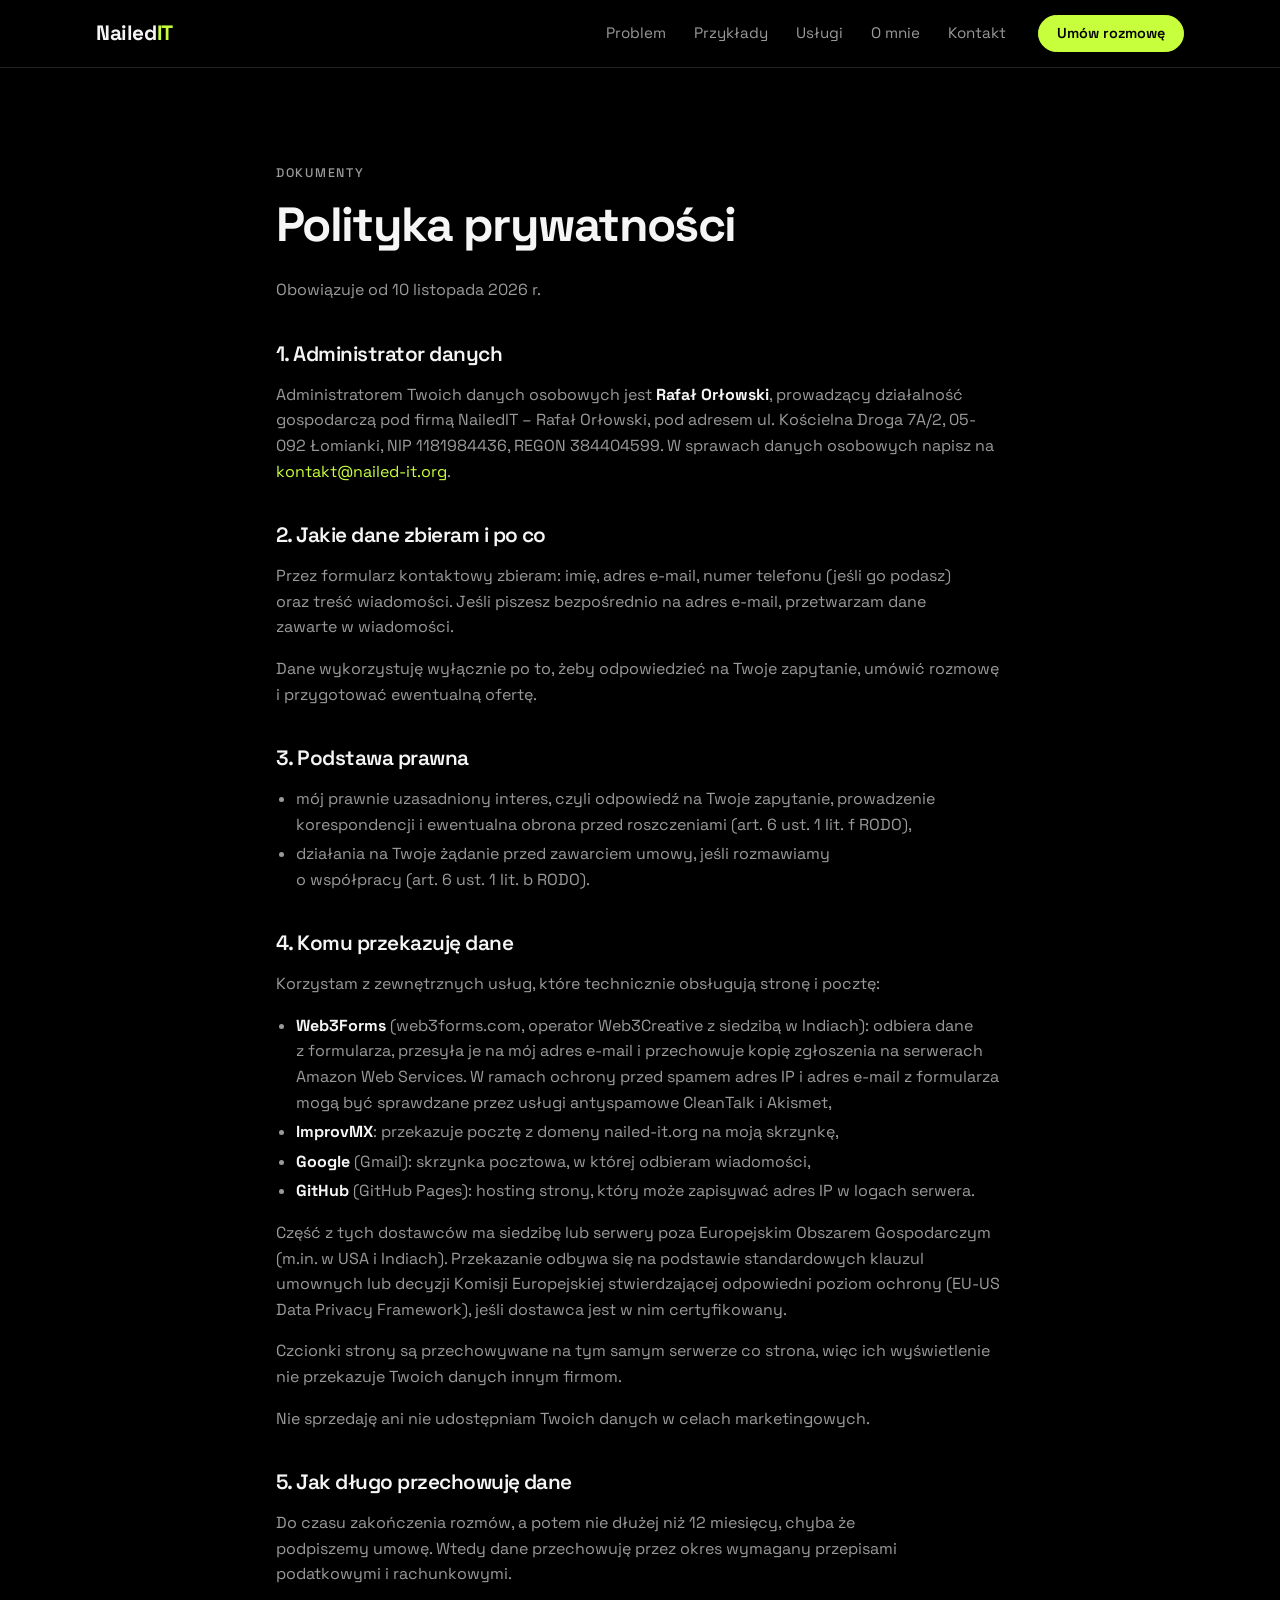
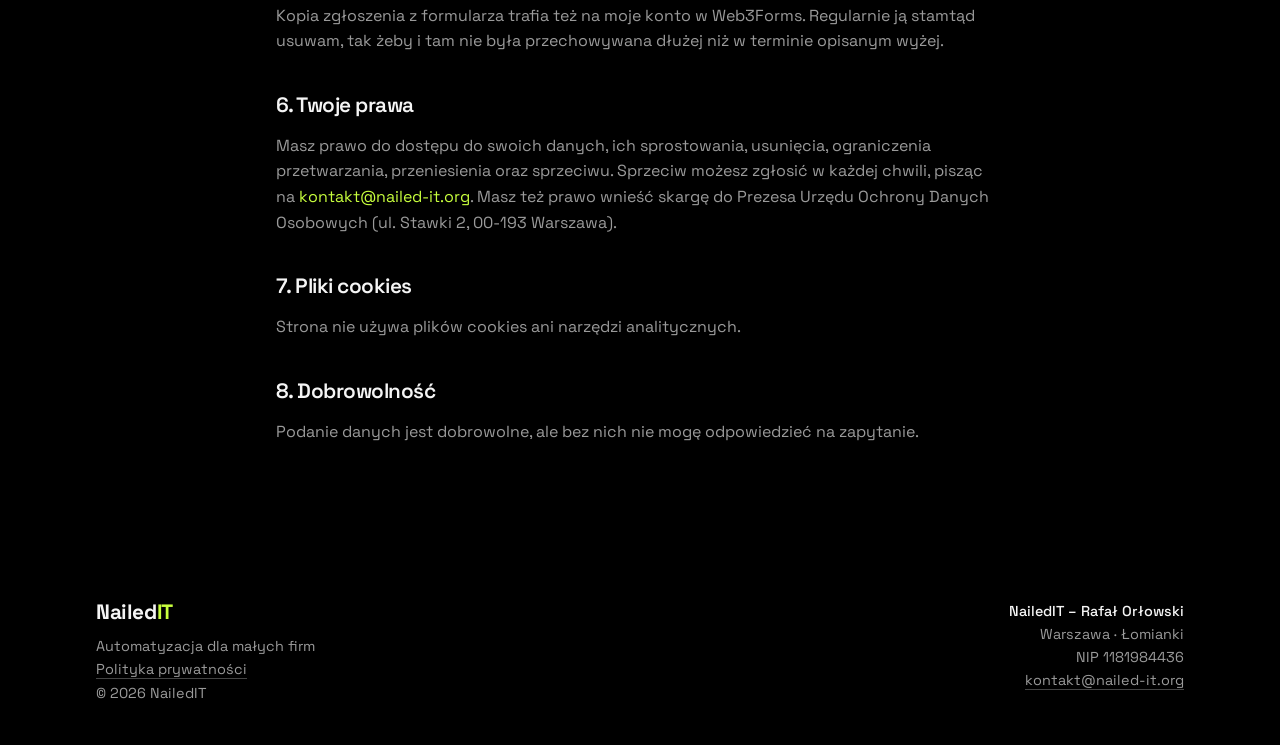
<file: polityka-prywatnosci.html>
<!doctype html>
<html lang="pl">
<head>
<meta charset="utf-8">
<meta name="viewport" content="width=device-width, initial-scale=1">
<title>Polityka prywatności – NailedIT</title>
<meta name="description" content="Polityka prywatności strony nailed-it.org: kto jest administratorem danych, jakie dane zbieram i jakie masz prawa.">
<meta name="robots" content="index, follow">
<link rel="canonical" href="https://nailed-it.org/polityka-prywatnosci.html">
<meta name="theme-color" content="#000000">
<link rel="icon" href="favicon.svg" type="image/svg+xml">
<link rel="icon" href="favicon.ico" sizes="32x32">
<link rel="apple-touch-icon" href="apple-touch-icon.png">
<link rel="preload" href="fonts/space-grotesk-latin.woff2" as="font" type="font/woff2" crossorigin>
<link rel="preload" href="fonts/space-grotesk-latin-ext.woff2" as="font" type="font/woff2" crossorigin>
<link rel="stylesheet" href="style.css">
</head>
<body>
  <a class="skip" href="#tresc">Przejdź do treści</a>

  <header class="site-header">
    <div class="container header-inner">
      <a href="./" class="logo" aria-label="NailedIT – strona główna">Nailed<span>IT</span></a>
      <nav class="nav" aria-label="Sekcje strony">
        <a href="./#problem">Problem</a>
        <a href="./#przyklady">Przykłady</a>
        <a href="./#uslugi">Usługi</a>
        <a href="./#o-mnie">O mnie</a>
        <a href="./#kontakt">Kontakt</a>
      </nav>
      <a href="./#kontakt" class="btn btn-sm">Umów rozmowę</a>
    </div>
  </header>

  <main id="tresc" class="page">
    <div class="container legal">
      <p class="eyebrow">Dokumenty</p>
      <h1>Polityka prywatności</h1>
      <p>Obowiązuje od 10 listopada 2026 r.</p>

      <h2>1. Administrator danych</h2>
      <p>Administratorem Twoich danych osobowych jest <strong>Rafał Orłowski</strong>, prowadzący działalność gospodarczą pod firmą NailedIT – Rafał Orłowski, pod adresem ul. Kościelna Droga 7A/2, 05-092 Łomianki, NIP 1181984436, REGON 384404599. W sprawach danych osobowych napisz na <a href="mailto:kontakt@nailed-it.org">kontakt@nailed-it.org</a>.</p>

      <h2>2. Jakie dane zbieram i po co</h2>
      <p>Przez formularz kontaktowy zbieram: imię, adres e-mail, numer telefonu (jeśli go podasz) oraz treść wiadomości. Jeśli piszesz bezpośrednio na adres e-mail, przetwarzam dane zawarte w wiadomości.</p>
      <p>Dane wykorzystuję wyłącznie po to, żeby odpowiedzieć na Twoje zapytanie, umówić rozmowę i przygotować ewentualną ofertę.</p>

      <h2>3. Podstawa prawna</h2>
      <ul>
        <li>mój prawnie uzasadniony interes, czyli odpowiedź na Twoje zapytanie, prowadzenie korespondencji i ewentualna obrona przed roszczeniami (art. 6 ust. 1 lit. f RODO),</li>
        <li>działania na Twoje żądanie przed zawarciem umowy, jeśli rozmawiamy o współpracy (art. 6 ust. 1 lit. b RODO).</li>
      </ul>

      <h2>4. Komu przekazuję dane</h2>
      <p>Korzystam z zewnętrznych usług, które technicznie obsługują stronę i pocztę:</p>
      <ul>
        <li><strong>Web3Forms</strong> (web3forms.com, operator Web3Creative z siedzibą w Indiach): odbiera dane z formularza, przesyła je na mój adres e-mail i przechowuje kopię zgłoszenia na serwerach Amazon Web Services. W ramach ochrony przed spamem adres IP i adres e-mail z formularza mogą być sprawdzane przez usługi antyspamowe CleanTalk i Akismet,</li>
        <li><strong>ImprovMX</strong>: przekazuje pocztę z domeny nailed-it.org na moją skrzynkę,</li>
        <li><strong>Google</strong> (Gmail): skrzynka pocztowa, w której odbieram wiadomości,</li>
        <li><strong>GitHub</strong> (GitHub Pages): hosting strony, który może zapisywać adres IP w logach serwera.</li>
      </ul>
      <p>Część z tych dostawców ma siedzibę lub serwery poza Europejskim Obszarem Gospodarczym (m.in. w USA i Indiach). Przekazanie odbywa się na podstawie standardowych klauzul umownych lub decyzji Komisji Europejskiej stwierdzającej odpowiedni poziom ochrony (EU-US Data Privacy Framework), jeśli dostawca jest w nim certyfikowany.</p>
      <p>Czcionki strony są przechowywane na tym samym serwerze co strona, więc ich wyświetlenie nie przekazuje Twoich danych innym firmom.</p>
      <p>Nie sprzedaję ani nie udostępniam Twoich danych w celach marketingowych.</p>

      <h2>5. Jak długo przechowuję dane</h2>
      <p>Do czasu zakończenia rozmów, a potem nie dłużej niż 12 miesięcy, chyba że podpiszemy umowę. Wtedy dane przechowuję przez okres wymagany przepisami podatkowymi i rachunkowymi.</p>
      <p>Kopia zgłoszenia z formularza trafia też na moje konto w Web3Forms. Regularnie ją stamtąd usuwam, tak żeby i tam nie była przechowywana dłużej niż w terminie opisanym wyżej.</p>

      <h2>6. Twoje prawa</h2>
      <p>Masz prawo do dostępu do swoich danych, ich sprostowania, usunięcia, ograniczenia przetwarzania, przeniesienia oraz sprzeciwu. Sprzeciw możesz zgłosić w każdej chwili, pisząc na <a href="mailto:kontakt@nailed-it.org">kontakt@nailed-it.org</a>. Masz też prawo wnieść skargę do Prezesa Urzędu Ochrony Danych Osobowych (ul. Stawki 2, 00-193 Warszawa).</p>

      <h2>7. Pliki cookies</h2>
      <p>Strona nie używa plików cookies ani narzędzi analitycznych.</p>

      <h2>8. Dobrowolność</h2>
      <p>Podanie danych jest dobrowolne, ale bez nich nie mogę odpowiedzieć na zapytanie.</p>
    </div>
  </main>

  <footer class="site-footer">
    <div class="container footer-inner">
      <div class="footer-brand">
        <a href="./" class="logo">Nailed<span>IT</span></a>
        <p>Automatyzacja dla małych firm<br>
        <a href="polityka-prywatnosci.html">Polityka prywatności</a><br>
        © 2026 NailedIT</p>
      </div>
      <address class="company">
        <strong>NailedIT – Rafał Orłowski</strong><br>
        Warszawa · Łomianki<br>
        NIP 1181984436<br>
        <a href="mailto:kontakt@nailed-it.org">kontakt@nailed-it.org</a>
      </address>
    </div>
  </footer>
</body>
</html>
</file>
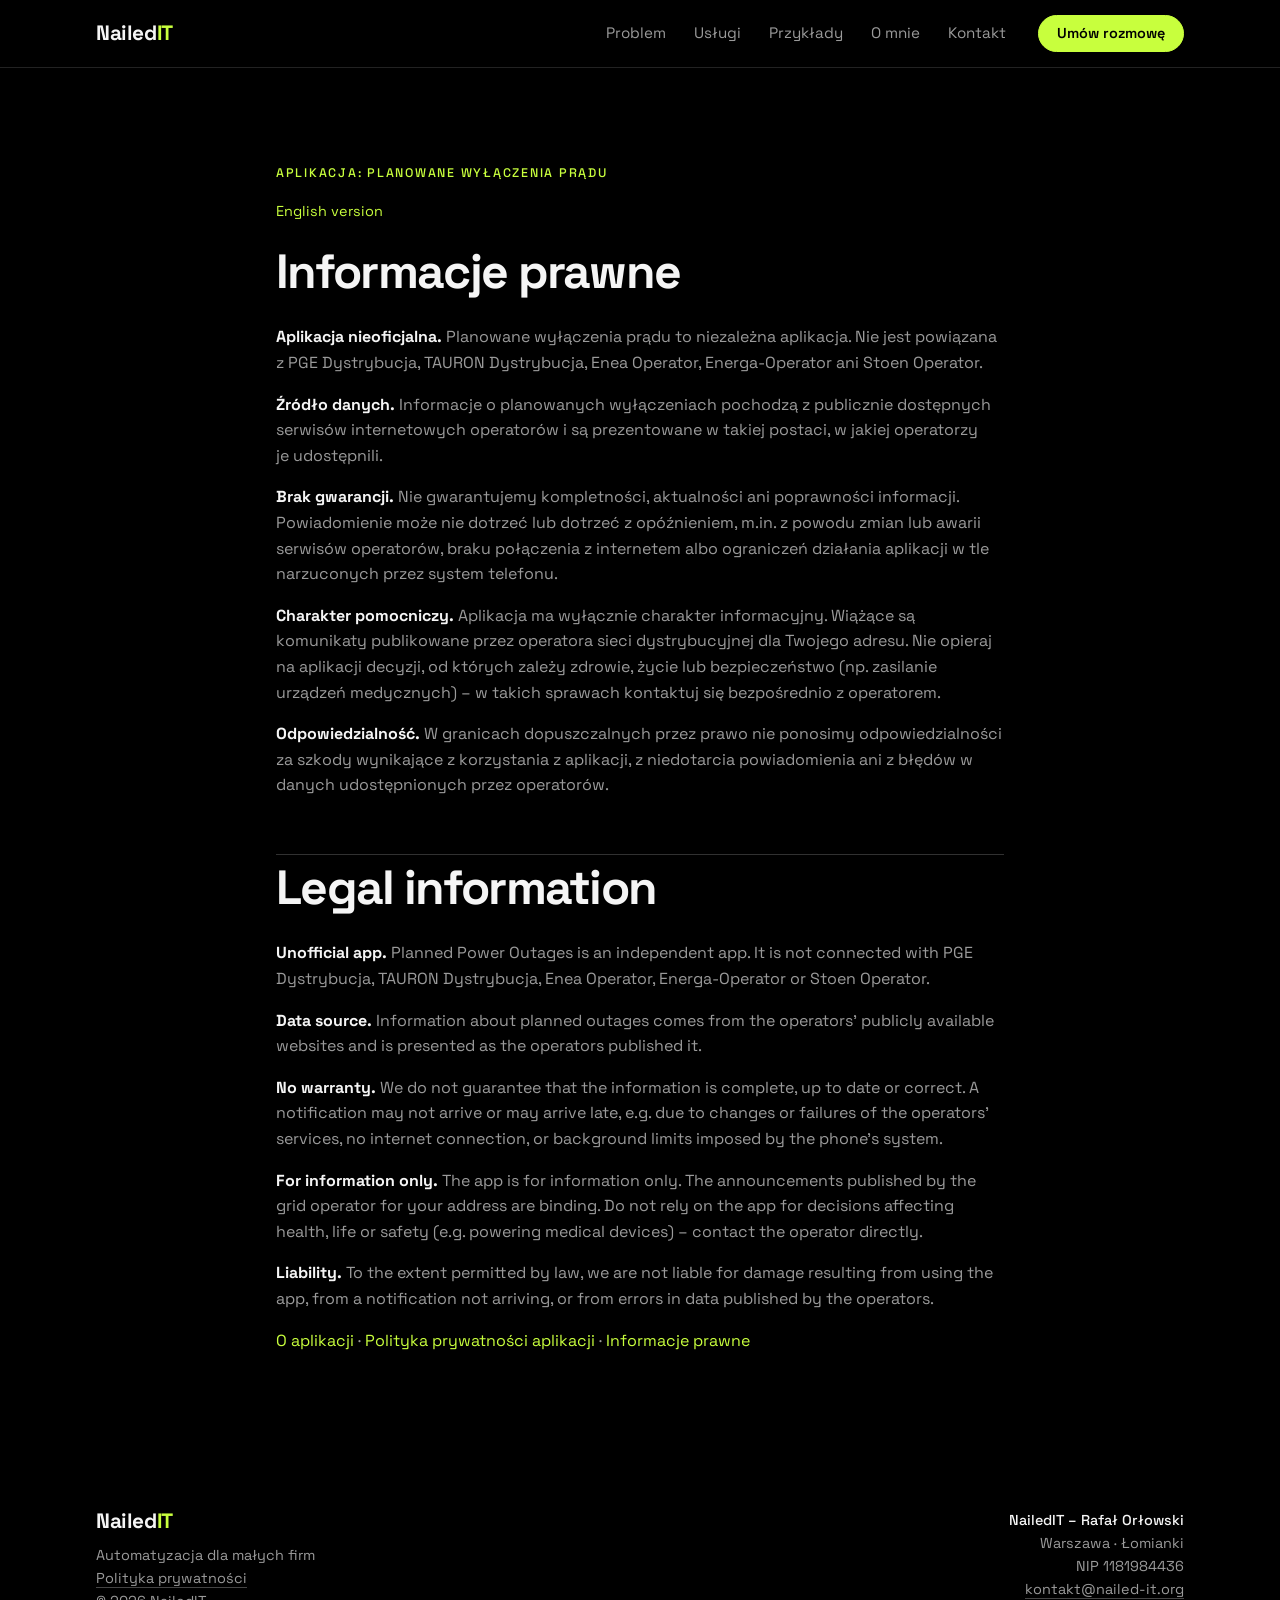
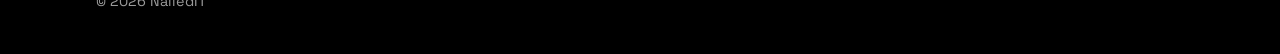
<file: wylaczenia-pradu/informacje-prawne.html>
<!doctype html>
<html lang="pl">
<head>
<meta charset="utf-8">
<meta name="viewport" content="width=device-width, initial-scale=1">
<title>Informacje prawne – NailedIT</title>
<meta name="description" content="Zastrzeżenia i informacje prawne aplikacji Planowane wyłączenia prądu.">
<meta name="robots" content="index, follow">
<link rel="canonical" href="https://nailed-it.org/wylaczenia-pradu/informacje-prawne.html">
<meta name="theme-color" content="#000000">
<link rel="icon" href="../favicon.svg" type="image/svg+xml">
<link rel="icon" href="../favicon.ico" sizes="32x32">
<link rel="apple-touch-icon" href="../apple-touch-icon.png">
<link rel="preload" href="../fonts/space-grotesk-latin.woff2" as="font" type="font/woff2" crossorigin>
<link rel="stylesheet" href="../style.css">
<style>.legal-sep{border:0;border-top:1px solid currentColor;opacity:.2;margin:56px 0 8px}.legal code{font-size:.92em}</style>
<script>document.documentElement.classList.add('js')</script>
</head>
<body>
  <!-- Wygenerowane przez tools/build_site.py w repozytorium prad_alert. Zmieniaj docs/07 i docs/06, nie ten plik. -->
  <a class="skip" href="#tresc">Przejdź do treści</a>

  <header class="site-header">
    <div class="container header-inner">
      <a href="../" class="logo" aria-label="NailedIT – strona główna">Nailed<span>IT</span></a>
      <nav class="nav" aria-label="Sekcje strony">
        <a href="../#problem">Problem</a>
        <a href="../#uslugi">Usługi</a>
        <a href="../#przyklady">Przykłady</a>
        <a href="../#o-mnie">O mnie</a>
        <a href="../#kontakt">Kontakt</a>
      </nav>
      <a href="../#kontakt" class="btn btn-sm">Umów rozmowę</a>
    </div>
  </header>

  <main id="tresc" class="page">
    <div class="container legal">
      <p class="eyebrow"><a href="./">Aplikacja: Planowane wyłączenia prądu</a></p>
<nav class="lang"><a href="#en">English version</a></nav>
<div>
<h1>Informacje prawne</h1>
<p><strong>Aplikacja nieoficjalna.</strong> Planowane wyłączenia prądu to niezależna aplikacja. Nie jest powiązana z PGE Dystrybucja, TAURON Dystrybucja, Enea Operator, Energa-Operator ani Stoen Operator.</p>
<p><strong>Źródło danych.</strong> Informacje o planowanych wyłączeniach pochodzą z publicznie dostępnych serwisów internetowych operatorów i są prezentowane w takiej postaci, w jakiej operatorzy je udostępnili.</p>
<p><strong>Brak gwarancji.</strong> Nie gwarantujemy kompletności, aktualności ani poprawności informacji. Powiadomienie może nie dotrzeć lub dotrzeć z opóźnieniem, m.in. z powodu zmian lub awarii serwisów operatorów, braku połączenia z internetem albo ograniczeń działania aplikacji w tle narzuconych przez system telefonu.</p>
<p><strong>Charakter pomocniczy.</strong> Aplikacja ma wyłącznie charakter informacyjny. Wiążące są komunikaty publikowane przez operatora sieci dystrybucyjnej dla Twojego adresu. Nie opieraj na aplikacji decyzji, od których zależy zdrowie, życie lub bezpieczeństwo (np. zasilanie urządzeń medycznych) – w takich sprawach kontaktuj się bezpośrednio z operatorem.</p>
<p><strong>Odpowiedzialność.</strong> W granicach dopuszczalnych przez prawo nie ponosimy odpowiedzialności za szkody wynikające z korzystania z aplikacji, z niedotarcia powiadomienia ani z błędów w danych udostępnionych przez operatorów.</p>
</div>
<hr class="legal-sep">
<div id="en" lang="en">
<h1>Legal information</h1>
<p><strong>Unofficial app.</strong> Planned Power Outages is an independent app. It is not connected with PGE Dystrybucja, TAURON Dystrybucja, Enea Operator, Energa-Operator or Stoen Operator.</p>
<p><strong>Data source.</strong> Information about planned outages comes from the operators’ publicly available websites and is presented as the operators published it.</p>
<p><strong>No warranty.</strong> We do not guarantee that the information is complete, up to date or correct. A notification may not arrive or may arrive late, e.g. due to changes or failures of the operators’ services, no internet connection, or background limits imposed by the phone’s system.</p>
<p><strong>For information only.</strong> The app is for information only. The announcements published by the grid operator for your address are binding. Do not rely on the app for decisions affecting health, life or safety (e.g. powering medical devices) – contact the operator directly.</p>
<p><strong>Liability.</strong> To the extent permitted by law, we are not liable for damage resulting from using the app, from a notification not arriving, or from errors in data published by the operators.</p>
</div>
      <p><a href="./">O aplikacji</a> · <a href="polityka-prywatnosci.html">Polityka prywatności aplikacji</a> · <a href="informacje-prawne.html">Informacje prawne</a></p>
    </div>
  </main>

  <footer class="site-footer">
    <div class="container footer-inner">
      <div class="footer-brand">
        <a href="../" class="logo">Nailed<span>IT</span></a>
        <p>Automatyzacja dla małych firm<br>
        <a href="../polityka-prywatnosci.html">Polityka prywatności</a><br>
        © 2026 NailedIT</p>
      </div>
      <address class="company">
        <strong>NailedIT – Rafał Orłowski</strong><br>
        Warszawa · Łomianki<br>
        NIP 1181984436<br>
        <a href="mailto:kontakt@nailed-it.org">kontakt@nailed-it.org</a>
      </address>
    </div>
  </footer>
</body>
</html>
</file>
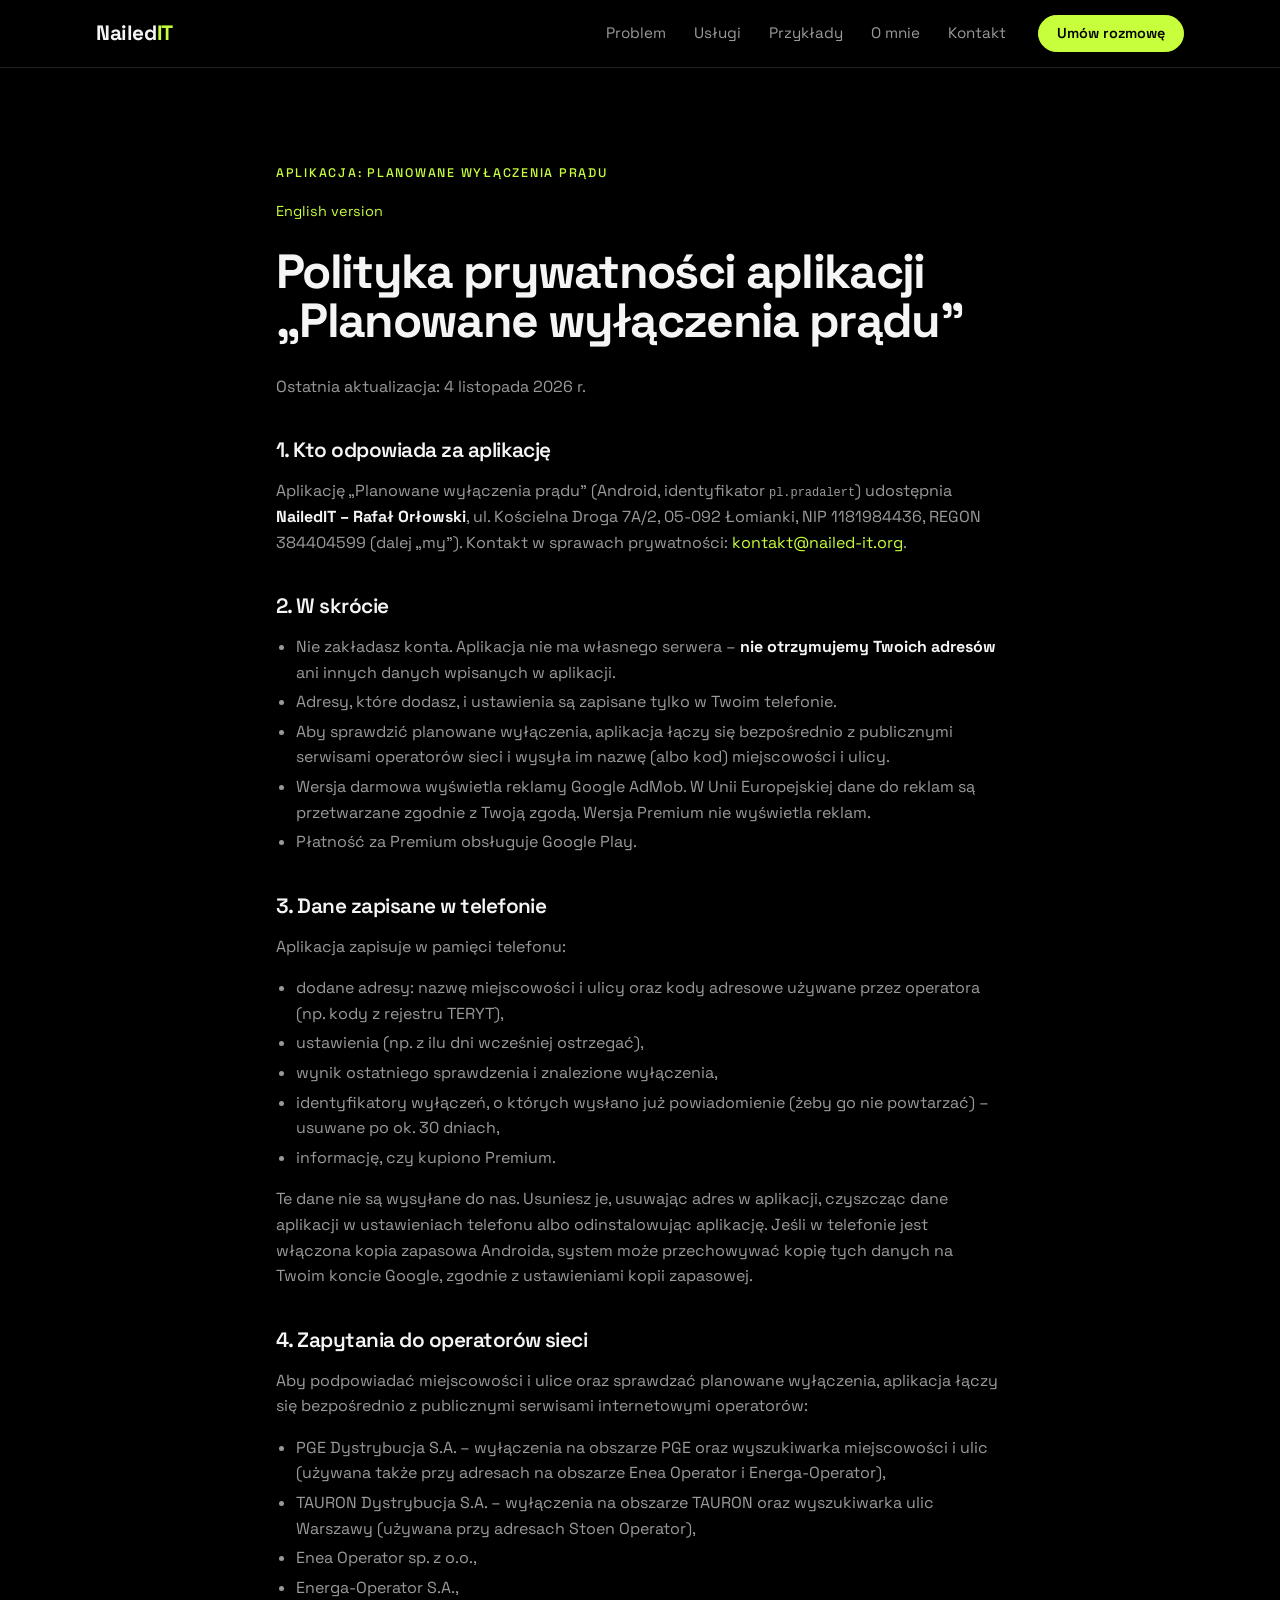
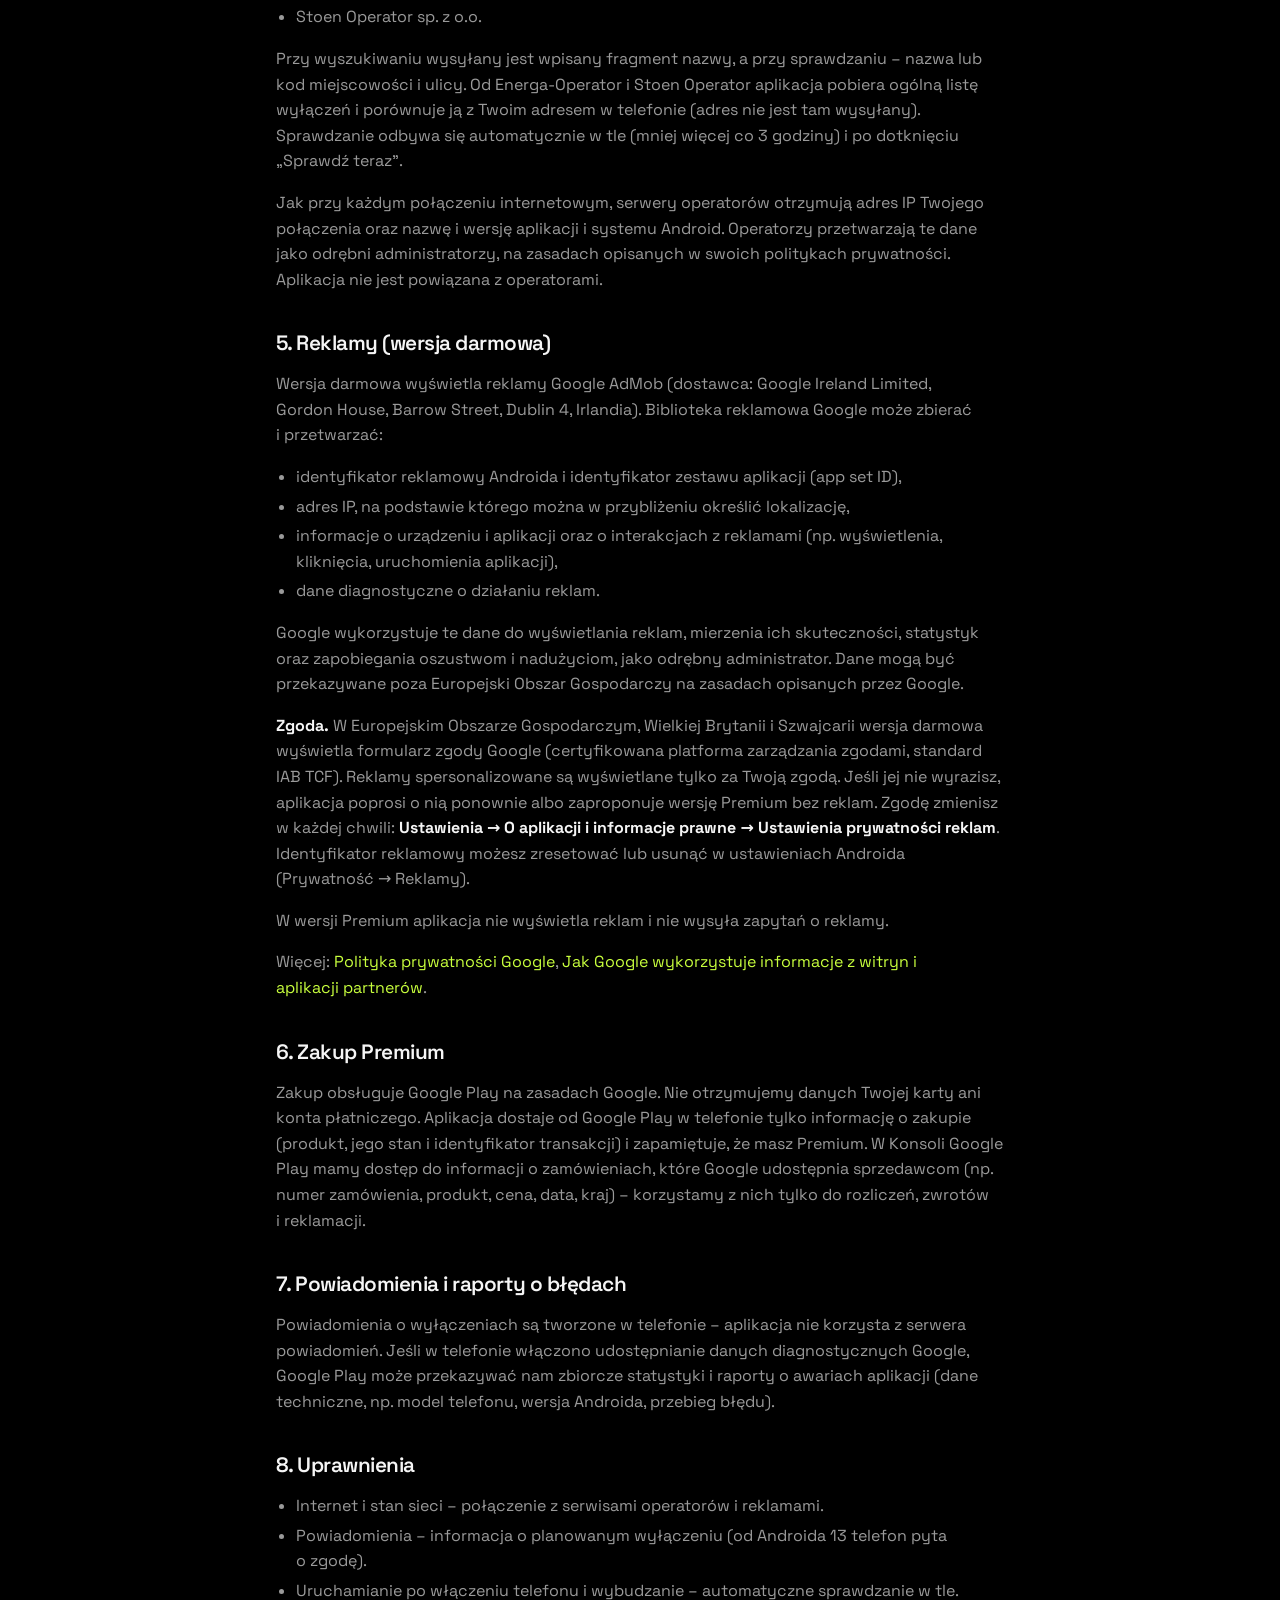
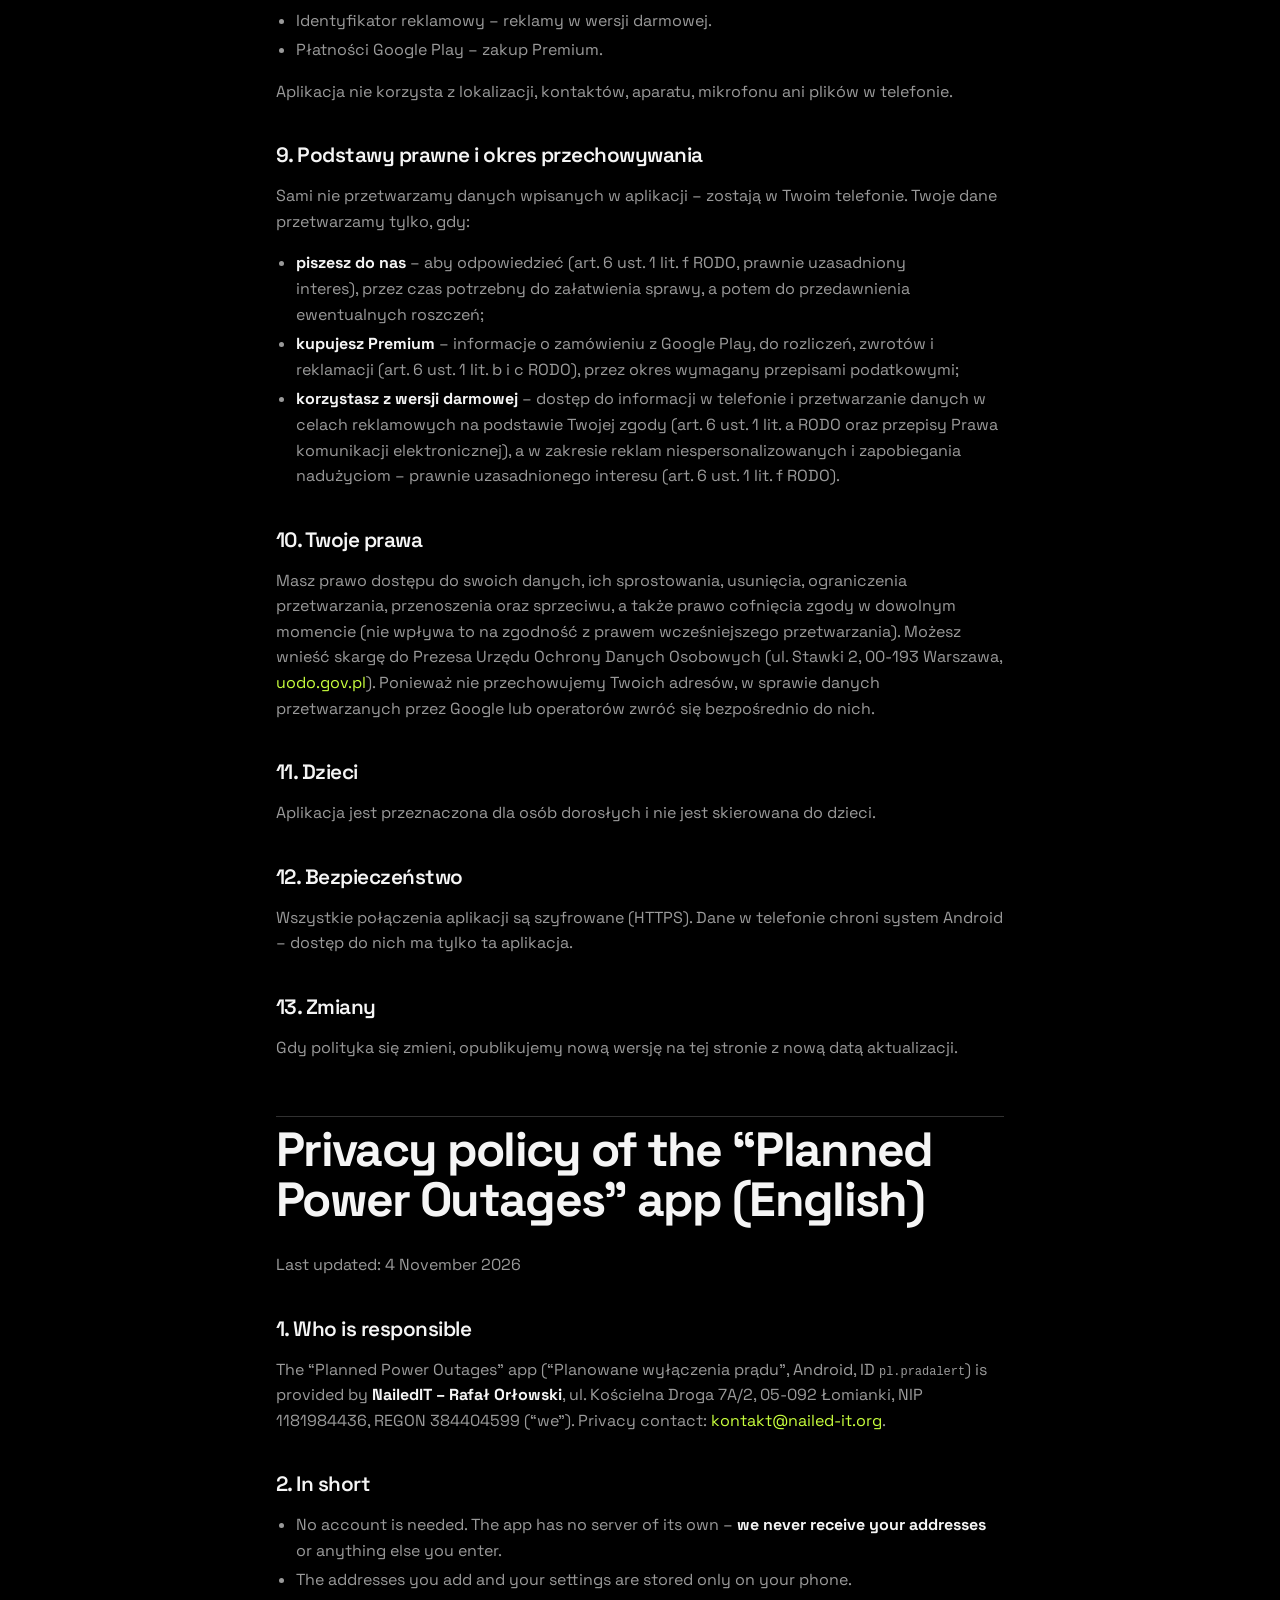
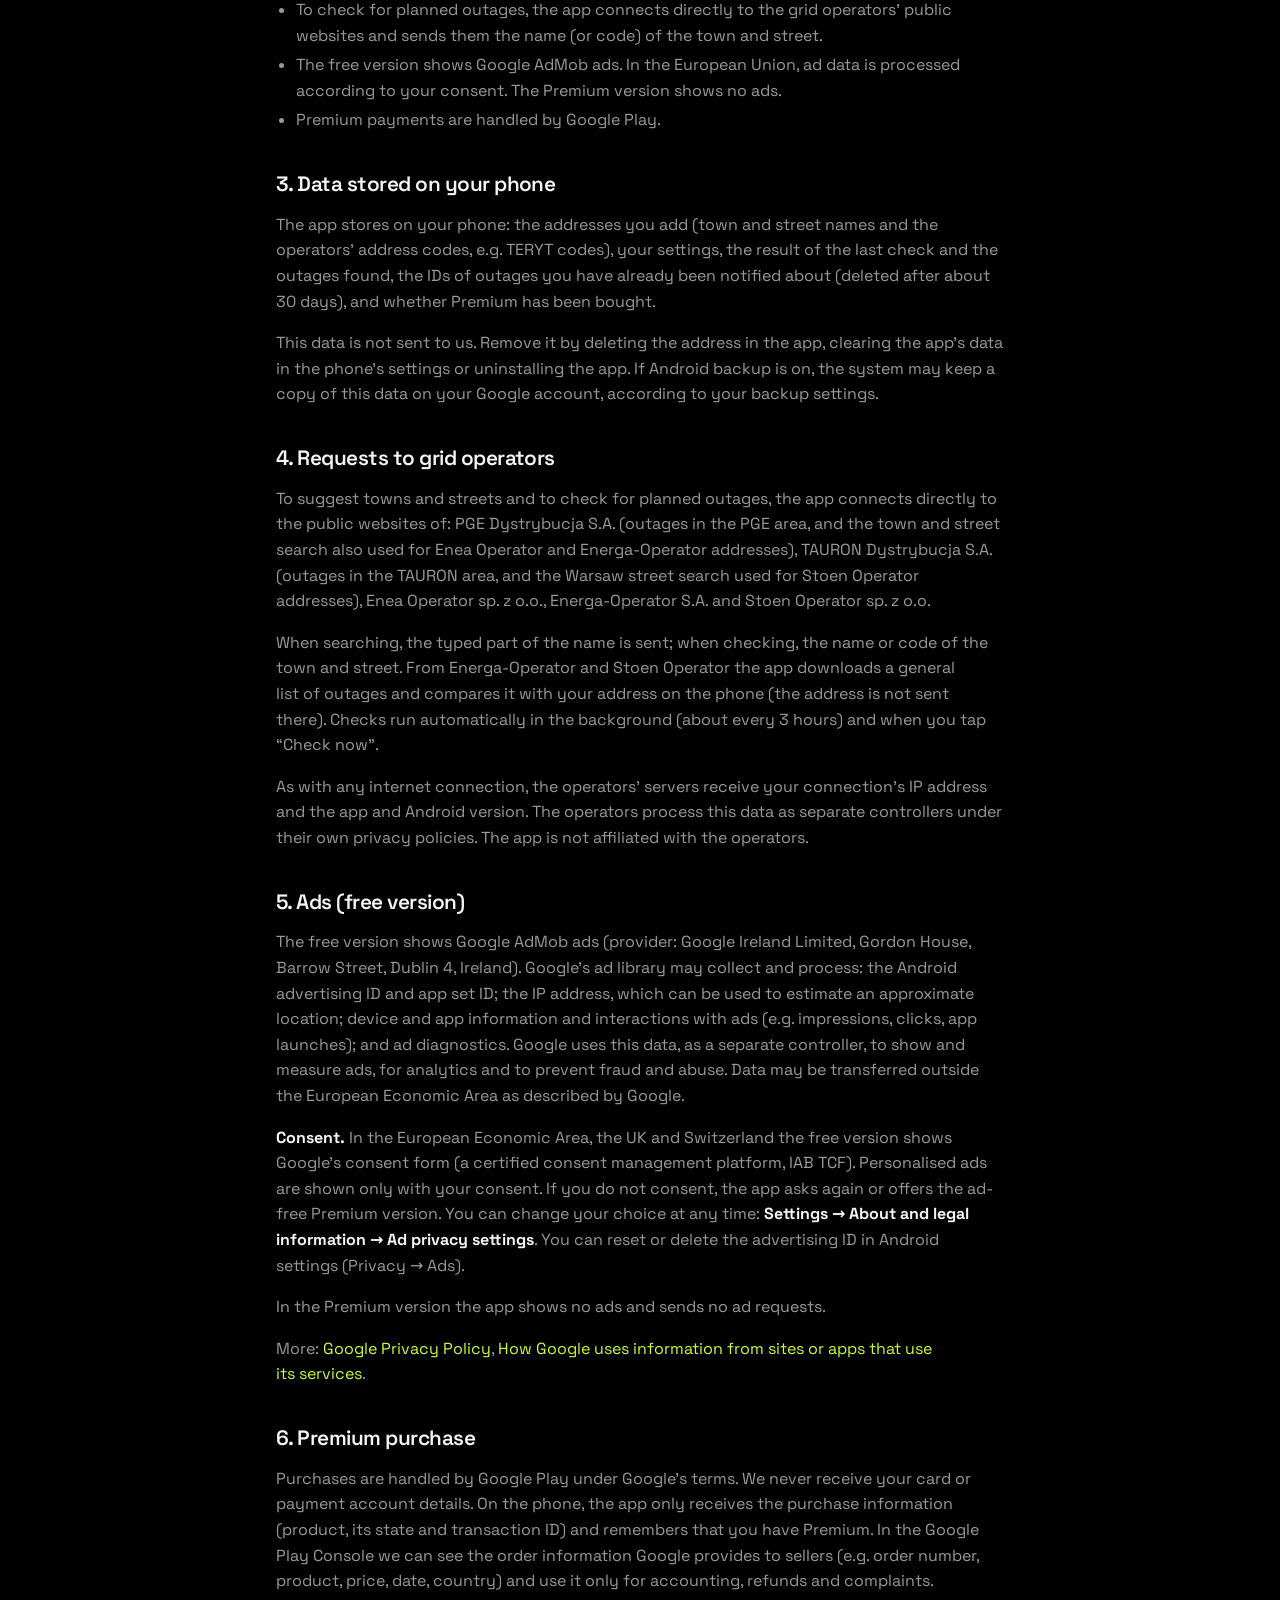
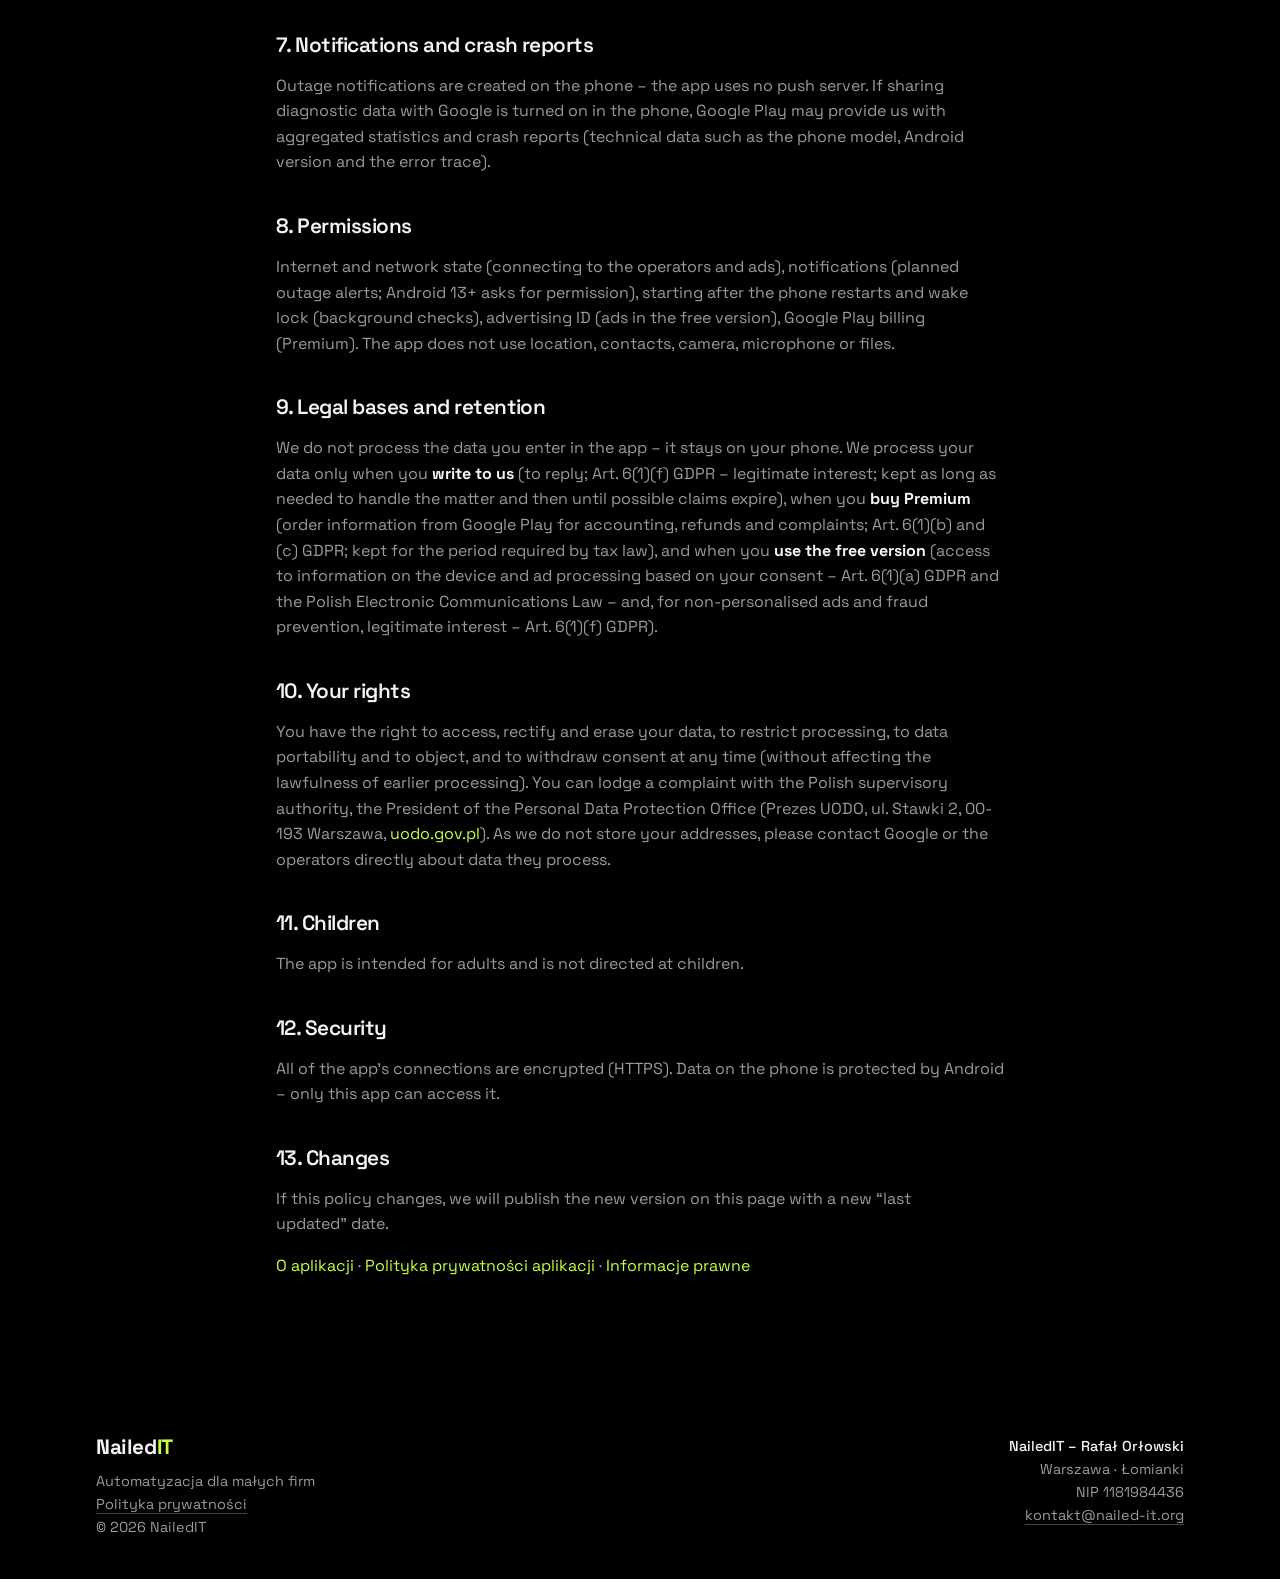
<file: wylaczenia-pradu/polityka-prywatnosci.html>
<!doctype html>
<html lang="pl">
<head>
<meta charset="utf-8">
<meta name="viewport" content="width=device-width, initial-scale=1">
<title>Polityka prywatności – NailedIT</title>
<meta name="description" content="Polityka prywatności aplikacji Planowane wyłączenia prądu (Android).">
<meta name="robots" content="index, follow">
<link rel="canonical" href="https://nailed-it.org/wylaczenia-pradu/polityka-prywatnosci.html">
<meta name="theme-color" content="#000000">
<link rel="icon" href="../favicon.svg" type="image/svg+xml">
<link rel="icon" href="../favicon.ico" sizes="32x32">
<link rel="apple-touch-icon" href="../apple-touch-icon.png">
<link rel="preload" href="../fonts/space-grotesk-latin.woff2" as="font" type="font/woff2" crossorigin>
<link rel="stylesheet" href="../style.css">
<style>.legal-sep{border:0;border-top:1px solid currentColor;opacity:.2;margin:56px 0 8px}.legal code{font-size:.92em}</style>
<script>document.documentElement.classList.add('js')</script>
</head>
<body>
  <!-- Wygenerowane przez tools/build_site.py w repozytorium prad_alert. Zmieniaj docs/07 i docs/06, nie ten plik. -->
  <a class="skip" href="#tresc">Przejdź do treści</a>

  <header class="site-header">
    <div class="container header-inner">
      <a href="../" class="logo" aria-label="NailedIT – strona główna">Nailed<span>IT</span></a>
      <nav class="nav" aria-label="Sekcje strony">
        <a href="../#problem">Problem</a>
        <a href="../#uslugi">Usługi</a>
        <a href="../#przyklady">Przykłady</a>
        <a href="../#o-mnie">O mnie</a>
        <a href="../#kontakt">Kontakt</a>
      </nav>
      <a href="../#kontakt" class="btn btn-sm">Umów rozmowę</a>
    </div>
  </header>

  <main id="tresc" class="page">
    <div class="container legal">
      <p class="eyebrow"><a href="./">Aplikacja: Planowane wyłączenia prądu</a></p>
<nav class="lang"><a href="#en">English version</a></nav>
<div>
<h1>Polityka prywatności aplikacji „Planowane wyłączenia prądu”</h1>
<p>Ostatnia aktualizacja: 4 listopada 2026 r.</p>
<h2>1. Kto odpowiada za aplikację</h2>
<p>Aplikację „Planowane wyłączenia prądu” (Android, identyfikator <code>pl.pradalert</code>) udostępnia <strong>NailedIT – Rafał Orłowski</strong>, ul. Kościelna Droga 7A/2, 05-092 Łomianki, NIP 1181984436, REGON 384404599 (dalej „my”). Kontakt w sprawach prywatności: <a href="mailto:kontakt@nailed-it.org">kontakt@nailed-it.org</a>.</p>
<h2>2. W skrócie</h2>
<ul><li>Nie zakładasz konta. Aplikacja nie ma własnego serwera – <strong>nie otrzymujemy Twoich adresów</strong> ani innych danych wpisanych w aplikacji.</li><li>Adresy, które dodasz, i ustawienia są zapisane tylko w Twoim telefonie.</li><li>Aby sprawdzić planowane wyłączenia, aplikacja łączy się bezpośrednio z publicznymi serwisami operatorów sieci i wysyła im nazwę (albo kod) miejscowości i ulicy.</li><li>Wersja darmowa wyświetla reklamy Google AdMob. W Unii Europejskiej dane do reklam są przetwarzane zgodnie z Twoją zgodą. Wersja Premium nie wyświetla reklam.</li><li>Płatność za Premium obsługuje Google Play.</li></ul>
<h2>3. Dane zapisane w telefonie</h2>
<p>Aplikacja zapisuje w pamięci telefonu:</p>
<ul><li>dodane adresy: nazwę miejscowości i ulicy oraz kody adresowe używane przez operatora (np. kody z rejestru TERYT),</li><li>ustawienia (np. z ilu dni wcześniej ostrzegać),</li><li>wynik ostatniego sprawdzenia i znalezione wyłączenia,</li><li>identyfikatory wyłączeń, o których wysłano już powiadomienie (żeby go nie powtarzać) – usuwane po ok. 30 dniach,</li><li>informację, czy kupiono Premium.</li></ul>
<p>Te dane nie są wysyłane do nas. Usuniesz je, usuwając adres w aplikacji, czyszcząc dane aplikacji w ustawieniach telefonu albo odinstalowując aplikację. Jeśli w telefonie jest włączona kopia zapasowa Androida, system może przechowywać kopię tych danych na Twoim koncie Google, zgodnie z ustawieniami kopii zapasowej.</p>
<h2>4. Zapytania do operatorów sieci</h2>
<p>Aby podpowiadać miejscowości i ulice oraz sprawdzać planowane wyłączenia, aplikacja łączy się bezpośrednio z publicznymi serwisami internetowymi operatorów:</p>
<ul><li>PGE Dystrybucja S.A. – wyłączenia na obszarze PGE oraz wyszukiwarka miejscowości i ulic (używana także przy adresach na obszarze Enea Operator i Energa-Operator),</li><li>TAURON Dystrybucja S.A. – wyłączenia na obszarze TAURON oraz wyszukiwarka ulic Warszawy (używana przy adresach Stoen Operator),</li><li>Enea Operator sp. z o.o.,</li><li>Energa-Operator S.A.,</li><li>Stoen Operator sp. z o.o.</li></ul>
<p>Przy wyszukiwaniu wysyłany jest wpisany fragment nazwy, a przy sprawdzaniu – nazwa lub kod miejscowości i ulicy. Od Energa-Operator i Stoen Operator aplikacja pobiera ogólną listę wyłączeń i porównuje ją z Twoim adresem w telefonie (adres nie jest tam wysyłany). Sprawdzanie odbywa się automatycznie w tle (mniej więcej co 3 godziny) i po dotknięciu „Sprawdź teraz”.</p>
<p>Jak przy każdym połączeniu internetowym, serwery operatorów otrzymują adres IP Twojego połączenia oraz nazwę i wersję aplikacji i systemu Android. Operatorzy przetwarzają te dane jako odrębni administratorzy, na zasadach opisanych w swoich politykach prywatności. Aplikacja nie jest powiązana z operatorami.</p>
<h2>5. Reklamy (wersja darmowa)</h2>
<p>Wersja darmowa wyświetla reklamy Google AdMob (dostawca: Google Ireland Limited, Gordon House, Barrow Street, Dublin 4, Irlandia). Biblioteka reklamowa Google może zbierać i przetwarzać:</p>
<ul><li>identyfikator reklamowy Androida i identyfikator zestawu aplikacji (app set ID),</li><li>adres IP, na podstawie którego można w przybliżeniu określić lokalizację,</li><li>informacje o urządzeniu i aplikacji oraz o interakcjach z reklamami (np. wyświetlenia, kliknięcia, uruchomienia aplikacji),</li><li>dane diagnostyczne o działaniu reklam.</li></ul>
<p>Google wykorzystuje te dane do wyświetlania reklam, mierzenia ich skuteczności, statystyk oraz zapobiegania oszustwom i nadużyciom, jako odrębny administrator. Dane mogą być przekazywane poza Europejski Obszar Gospodarczy na zasadach opisanych przez Google.</p>
<p><strong>Zgoda.</strong> W Europejskim Obszarze Gospodarczym, Wielkiej Brytanii i Szwajcarii wersja darmowa wyświetla formularz zgody Google (certyfikowana platforma zarządzania zgodami, standard IAB TCF). Reklamy spersonalizowane są wyświetlane tylko za Twoją zgodą. Jeśli jej nie wyrazisz, aplikacja poprosi o nią ponownie albo zaproponuje wersję Premium bez reklam. Zgodę zmienisz w każdej chwili: <strong>Ustawienia → O aplikacji i informacje prawne → Ustawienia prywatności reklam</strong>. Identyfikator reklamowy możesz zresetować lub usunąć w ustawieniach Androida (Prywatność → Reklamy).</p>
<p>W wersji Premium aplikacja nie wyświetla reklam i nie wysyła zapytań o reklamy.</p>
<p>Więcej: <a href="https://policies.google.com/privacy">Polityka prywatności Google</a>, <a href="https://policies.google.com/technologies/partner-sites">Jak Google wykorzystuje informacje z witryn i aplikacji partnerów</a>.</p>
<h2>6. Zakup Premium</h2>
<p>Zakup obsługuje Google Play na zasadach Google. Nie otrzymujemy danych Twojej karty ani konta płatniczego. Aplikacja dostaje od Google Play w telefonie tylko informację o zakupie (produkt, jego stan i identyfikator transakcji) i zapamiętuje, że masz Premium. W Konsoli Google Play mamy dostęp do informacji o zamówieniach, które Google udostępnia sprzedawcom (np. numer zamówienia, produkt, cena, data, kraj) – korzystamy z nich tylko do rozliczeń, zwrotów i reklamacji.</p>
<h2>7. Powiadomienia i raporty o błędach</h2>
<p>Powiadomienia o wyłączeniach są tworzone w telefonie – aplikacja nie korzysta z serwera powiadomień. Jeśli w telefonie włączono udostępnianie danych diagnostycznych Google, Google Play może przekazywać nam zbiorcze statystyki i raporty o awariach aplikacji (dane techniczne, np. model telefonu, wersja Androida, przebieg błędu).</p>
<h2>8. Uprawnienia</h2>
<ul><li>Internet i stan sieci – połączenie z serwisami operatorów i reklamami.</li><li>Powiadomienia – informacja o planowanym wyłączeniu (od Androida 13 telefon pyta o zgodę).</li><li>Uruchamianie po włączeniu telefonu i wybudzanie – automatyczne sprawdzanie w tle.</li><li>Identyfikator reklamowy – reklamy w wersji darmowej.</li><li>Płatności Google Play – zakup Premium.</li></ul>
<p>Aplikacja nie korzysta z lokalizacji, kontaktów, aparatu, mikrofonu ani plików w telefonie.</p>
<h2>9. Podstawy prawne i okres przechowywania</h2>
<p>Sami nie przetwarzamy danych wpisanych w aplikacji – zostają w Twoim telefonie. Twoje dane przetwarzamy tylko, gdy:</p>
<ul><li><strong>piszesz do nas</strong> – aby odpowiedzieć (art. 6 ust. 1 lit. f RODO, prawnie uzasadniony interes), przez czas potrzebny do załatwienia sprawy, a potem do przedawnienia ewentualnych roszczeń;</li><li><strong>kupujesz Premium</strong> – informacje o zamówieniu z Google Play, do rozliczeń, zwrotów i reklamacji (art. 6 ust. 1 lit. b i c RODO), przez okres wymagany przepisami podatkowymi;</li><li><strong>korzystasz z wersji darmowej</strong> – dostęp do informacji w telefonie i przetwarzanie danych w celach reklamowych na podstawie Twojej zgody (art. 6 ust. 1 lit. a RODO oraz przepisy Prawa komunikacji elektronicznej), a w zakresie reklam niespersonalizowanych i zapobiegania nadużyciom – prawnie uzasadnionego interesu (art. 6 ust. 1 lit. f RODO).</li></ul>
<h2>10. Twoje prawa</h2>
<p>Masz prawo dostępu do swoich danych, ich sprostowania, usunięcia, ograniczenia przetwarzania, przenoszenia oraz sprzeciwu, a także prawo cofnięcia zgody w dowolnym momencie (nie wpływa to na zgodność z prawem wcześniejszego przetwarzania). Możesz wnieść skargę do Prezesa Urzędu Ochrony Danych Osobowych (ul. Stawki 2, 00-193 Warszawa, <a href="https://uodo.gov.pl">uodo.gov.pl</a>). Ponieważ nie przechowujemy Twoich adresów, w sprawie danych przetwarzanych przez Google lub operatorów zwróć się bezpośrednio do nich.</p>
<h2>11. Dzieci</h2>
<p>Aplikacja jest przeznaczona dla osób dorosłych i nie jest skierowana do dzieci.</p>
<h2>12. Bezpieczeństwo</h2>
<p>Wszystkie połączenia aplikacji są szyfrowane (HTTPS). Dane w telefonie chroni system Android – dostęp do nich ma tylko ta aplikacja.</p>
<h2>13. Zmiany</h2>
<p>Gdy polityka się zmieni, opublikujemy nową wersję na tej stronie z nową datą aktualizacji.</p>
</div>
<hr class="legal-sep">
<div id="en" lang="en">
<h1>Privacy policy of the “Planned Power Outages” app (English)</h1>
<p>Last updated: 4 November 2026</p>
<h2>1. Who is responsible</h2>
<p>The “Planned Power Outages” app (“Planowane wyłączenia prądu”, Android, ID <code>pl.pradalert</code>) is provided by <strong>NailedIT – Rafał Orłowski</strong>, ul. Kościelna Droga 7A/2, 05-092 Łomianki, NIP 1181984436, REGON 384404599 (“we”). Privacy contact: <a href="mailto:kontakt@nailed-it.org">kontakt@nailed-it.org</a>.</p>
<h2>2. In short</h2>
<ul><li>No account is needed. The app has no server of its own – <strong>we never receive your addresses</strong> or anything else you enter.</li><li>The addresses you add and your settings are stored only on your phone.</li><li>To check for planned outages, the app connects directly to the grid operators’ public websites and sends them the name (or code) of the town and street.</li><li>The free version shows Google AdMob ads. In the European Union, ad data is processed according to your consent. The Premium version shows no ads.</li><li>Premium payments are handled by Google Play.</li></ul>
<h2>3. Data stored on your phone</h2>
<p>The app stores on your phone: the addresses you add (town and street names and the operators’ address codes, e.g. TERYT codes), your settings, the result of the last check and the outages found, the IDs of outages you have already been notified about (deleted after about 30 days), and whether Premium has been bought.</p>
<p>This data is not sent to us. Remove it by deleting the address in the app, clearing the app’s data in the phone’s settings or uninstalling the app. If Android backup is on, the system may keep a copy of this data on your Google account, according to your backup settings.</p>
<h2>4. Requests to grid operators</h2>
<p>To suggest towns and streets and to check for planned outages, the app connects directly to the public websites of: PGE Dystrybucja S.A. (outages in the PGE area, and the town and street search also used for Enea Operator and Energa-Operator addresses), TAURON Dystrybucja S.A. (outages in the TAURON area, and the Warsaw street search used for Stoen Operator addresses), Enea Operator sp. z o.o., Energa-Operator S.A. and Stoen Operator sp. z o.o.</p>
<p>When searching, the typed part of the name is sent; when checking, the name or code of the town and street. From Energa-Operator and Stoen Operator the app downloads a general list of outages and compares it with your address on the phone (the address is not sent there). Checks run automatically in the background (about every 3 hours) and when you tap “Check now”.</p>
<p>As with any internet connection, the operators’ servers receive your connection’s IP address and the app and Android version. The operators process this data as separate controllers under their own privacy policies. The app is not affiliated with the operators.</p>
<h2>5. Ads (free version)</h2>
<p>The free version shows Google AdMob ads (provider: Google Ireland Limited, Gordon House, Barrow Street, Dublin 4, Ireland). Google’s ad library may collect and process: the Android advertising ID and app set ID; the IP address, which can be used to estimate an approximate location; device and app information and interactions with ads (e.g. impressions, clicks, app launches); and ad diagnostics. Google uses this data, as a separate controller, to show and measure ads, for analytics and to prevent fraud and abuse. Data may be transferred outside the European Economic Area as described by Google.</p>
<p><strong>Consent.</strong> In the European Economic Area, the UK and Switzerland the free version shows Google’s consent form (a certified consent management platform, IAB TCF). Personalised ads are shown only with your consent. If you do not consent, the app asks again or offers the ad-free Premium version. You can change your choice at any time: <strong>Settings → About and legal information → Ad privacy settings</strong>. You can reset or delete the advertising ID in Android settings (Privacy → Ads).</p>
<p>In the Premium version the app shows no ads and sends no ad requests.</p>
<p>More: <a href="https://policies.google.com/privacy">Google Privacy Policy</a>, <a href="https://policies.google.com/technologies/partner-sites">How Google uses information from sites or apps that use its services</a>.</p>
<h2>6. Premium purchase</h2>
<p>Purchases are handled by Google Play under Google’s terms. We never receive your card or payment account details. On the phone, the app only receives the purchase information (product, its state and transaction ID) and remembers that you have Premium. In the Google Play Console we can see the order information Google provides to sellers (e.g. order number, product, price, date, country) and use it only for accounting, refunds and complaints.</p>
<h2>7. Notifications and crash reports</h2>
<p>Outage notifications are created on the phone – the app uses no push server. If sharing diagnostic data with Google is turned on in the phone, Google Play may provide us with aggregated statistics and crash reports (technical data such as the phone model, Android version and the error trace).</p>
<h2>8. Permissions</h2>
<p>Internet and network state (connecting to the operators and ads), notifications (planned outage alerts; Android 13+ asks for permission), starting after the phone restarts and wake lock (background checks), advertising ID (ads in the free version), Google Play billing (Premium). The app does not use location, contacts, camera, microphone or files.</p>
<h2>9. Legal bases and retention</h2>
<p>We do not process the data you enter in the app – it stays on your phone. We process your data only when you <strong>write to us</strong> (to reply; Art. 6(1)(f) GDPR – legitimate interest; kept as long as needed to handle the matter and then until possible claims expire), when you <strong>buy Premium</strong> (order information from Google Play for accounting, refunds and complaints; Art. 6(1)(b) and (c) GDPR; kept for the period required by tax law), and when you <strong>use the free version</strong> (access to information on the device and ad processing based on your consent – Art. 6(1)(a) GDPR and the Polish Electronic Communications Law – and, for non-personalised ads and fraud prevention, legitimate interest – Art. 6(1)(f) GDPR).</p>
<h2>10. Your rights</h2>
<p>You have the right to access, rectify and erase your data, to restrict processing, to data portability and to object, and to withdraw consent at any time (without affecting the lawfulness of earlier processing). You can lodge a complaint with the Polish supervisory authority, the President of the Personal Data Protection Office (Prezes UODO, ul. Stawki 2, 00-193 Warszawa, <a href="https://uodo.gov.pl">uodo.gov.pl</a>). As we do not store your addresses, please contact Google or the operators directly about data they process.</p>
<h2>11. Children</h2>
<p>The app is intended for adults and is not directed at children.</p>
<h2>12. Security</h2>
<p>All of the app’s connections are encrypted (HTTPS). Data on the phone is protected by Android – only this app can access it.</p>
<h2>13. Changes</h2>
<p>If this policy changes, we will publish the new version on this page with a new “last updated” date.</p>
</div>
      <p><a href="./">O aplikacji</a> · <a href="polityka-prywatnosci.html">Polityka prywatności aplikacji</a> · <a href="informacje-prawne.html">Informacje prawne</a></p>
    </div>
  </main>

  <footer class="site-footer">
    <div class="container footer-inner">
      <div class="footer-brand">
        <a href="../" class="logo">Nailed<span>IT</span></a>
        <p>Automatyzacja dla małych firm<br>
        <a href="../polityka-prywatnosci.html">Polityka prywatności</a><br>
        © 2026 NailedIT</p>
      </div>
      <address class="company">
        <strong>NailedIT – Rafał Orłowski</strong><br>
        Warszawa · Łomianki<br>
        NIP 1181984436<br>
        <a href="mailto:kontakt@nailed-it.org">kontakt@nailed-it.org</a>
      </address>
    </div>
  </footer>
</body>
</html>
</file>
<file: style.css>
/* Space Grotesk – © The Space Grotesk Project Authors, SIL Open Font License 1.1 (https://openfontlicense.org) */
@font-face{font-family:'Space Grotesk';font-style:normal;font-weight:300 700;font-display:swap;src:url(fonts/space-grotesk-latin-ext.woff2) format('woff2');unicode-range:U+0100-02BA,U+02BD-02C5,U+02C7-02CC,U+02CE-02D7,U+02DD-02FF,U+0304,U+0308,U+0329,U+1D00-1DBF,U+1E00-1E9F,U+1EF2-1EFF,U+2020,U+20A0-20AB,U+20AD-20C4,U+2113,U+2C60-2C7F,U+A720-A7FF}
@font-face{font-family:'Space Grotesk';font-style:normal;font-weight:300 700;font-display:swap;src:url(fonts/space-grotesk-latin.woff2) format('woff2');unicode-range:U+0000-00FF,U+0131,U+0152-0153,U+02BB-02BC,U+02C6,U+02DA,U+02DC,U+0304,U+0308,U+0329,U+2000-206F,U+20AC,U+2122,U+2191,U+2193,U+2212,U+2215,U+FEFF,U+FFFD}

/* Wszystkie szarości są tutaj. Tekst na ciemnym tle: --muted i jaśniejsze (kontrast min. 4,5:1).
   --dim i --dim2 tylko dla chwilowo nieaktywnych elementów animacji. Ramki pól: --field-line (min. 3:1). */
:root{
  --bg:#000;--bg2:#0b0b0b;--panel:#121212;--field:#0f0f0f;
  --line:#222;--line2:#363636;--line3:#444;--field-line:#767676;
  --text:#f5f5f5;--muted:#9a9a9a;--placeholder:#8a8a8a;--dim:#6f6f6f;--dim2:#4a4a4a;
  --accent:#c8ff3d;--accent-soft:rgba(200,255,61,.1);--error:#ff9d8a;
  --header:68px;--ease:cubic-bezier(.2,.7,.2,1);
  /* przegląd ui-ux-pro-max: jedna skala promieni i powierzchni zamiast wartości wpisywanych ręcznie */
  --surface:#101010;--surface-line:#2a2a2a;--r-sm:10px;--r-md:14px;--r-lg:20px;
}

/* --- podstawy --- */
*{box-sizing:border-box}
html{scroll-behavior:smooth;scroll-padding-top:var(--header);-webkit-text-size-adjust:100%;text-size-adjust:100%}
body{margin:0;background:var(--bg);color:var(--text);font-family:'Space Grotesk',system-ui,-apple-system,'Segoe UI',Roboto,sans-serif;line-height:1.6;-webkit-font-smoothing:antialiased;-moz-osx-font-smoothing:grayscale}
::selection{background:var(--accent);color:#000}
a{color:inherit;text-decoration:none}
:focus-visible{outline:2px solid var(--accent);outline-offset:3px}
p,li,dd{text-wrap:pretty}
h1,h2,h3{text-wrap:balance}
.nw{white-space:nowrap}
a,button,input,textarea,label{touch-action:manipulation}
.container{max-width:1120px;margin:0 auto;padding:0 16px}
.skip{position:absolute;left:16px;top:-64px;z-index:100;background:var(--accent);color:#000;padding:8px 16px;border-radius:999px;font-weight:600;transition:top .2s}
.skip:focus{top:12px}
.arr{display:inline-block;font-family:system-ui,sans-serif;transition:transform .2s}

/* --- nagłówek --- */
.site-header{position:sticky;top:0;z-index:20;background:rgba(0,0,0,.9);-webkit-backdrop-filter:saturate(150%) blur(12px);backdrop-filter:saturate(150%) blur(12px);border-bottom:1px solid var(--line)}
.header-inner{display:flex;align-items:center;gap:32px;height:calc(var(--header) - 1px)}
.logo{font-weight:700;font-size:1.3rem;letter-spacing:-.02em;color:var(--text)}
.logo span{color:var(--accent)}
.nav{display:flex;gap:28px;margin-left:auto;font-size:.95rem;color:var(--muted)}
.nav a{position:relative;padding:4px 0;transition:color .2s}
.nav a::after{content:"";position:absolute;left:0;right:0;bottom:-2px;height:2px;border-radius:2px;background:var(--accent);transform:scaleX(0);transform-origin:left;transition:transform .35s var(--ease)}
.nav a:hover,.nav a.active{color:var(--text)}
.nav a.active::after{transform:scaleX(1)}

/* --- przyciski --- */
.btn{display:inline-flex;align-items:center;justify-content:center;gap:8px;padding:14px 26px;font:inherit;font-weight:600;line-height:1.2;background:var(--accent);color:#000;border:1px solid var(--accent);border-radius:999px;cursor:pointer;transition:transform .2s,box-shadow .25s,border-color .2s,background-color .2s,color .2s}
.btn:hover{transform:translateY(-2px);box-shadow:0 12px 32px -12px rgba(200,255,61,.6)}
.btn:hover .arr{transform:translateX(3px)}
.btn:active{transform:scale(.98);box-shadow:none}
.btn:disabled{opacity:.7;cursor:wait;transform:none;box-shadow:none}
.btn-sm{padding:9px 18px;font-size:.9rem}
.btn-ghost{background:transparent;color:var(--text);border-color:var(--line3)}
.btn-ghost:hover{border-color:var(--text);box-shadow:none}

/* --- typografia --- */
.eyebrow{color:var(--accent);text-transform:uppercase;letter-spacing:.14em;font-size:.78rem;font-weight:500;margin:0 0 16px}
h1{font-size:clamp(2.4rem,5.4vw,4.4rem);line-height:1.03;letter-spacing:-.035em;margin:0 0 28px;font-weight:700}
h1 em{font-style:normal}
.hero h1{color:var(--muted)}
.hero h1 em{color:var(--text)}
h2{font-size:clamp(1.8rem,3.6vw,2.8rem);line-height:1.1;letter-spacing:-.025em;margin:0 0 48px;max-width:22ch;font-weight:600}
h2.wide{max-width:none}
h3{font-size:1.2rem;line-height:1.3;margin:0 0 8px;font-weight:600}
.lead{font-size:1.2rem;color:var(--muted);max-width:52ch;margin:0 0 36px}
.actions{display:flex;flex-wrap:wrap;gap:12px}

/* --- hero --- */
.hero{position:relative;overflow:hidden;padding:56px 0 64px;border-bottom:1px solid var(--line)}
.hero::before{content:"";position:absolute;inset:0;pointer-events:none;background-image:linear-gradient(rgba(255,255,255,.05) 1px,transparent 1px),linear-gradient(90deg,rgba(255,255,255,.05) 1px,transparent 1px);background-size:56px 56px;-webkit-mask-image:radial-gradient(ellipse 60% 70% at 78% 40%,#000 0%,transparent 72%);mask-image:radial-gradient(ellipse 60% 70% at 78% 40%,#000 0%,transparent 72%)}
.hero::after{content:"";position:absolute;width:720px;height:720px;right:-160px;top:-220px;border-radius:50%;background:radial-gradient(closest-side,rgba(200,255,61,.14),transparent);pointer-events:none}
.hero .container{position:relative;z-index:1}
.hero-grid{display:grid;grid-template-columns:minmax(0,1.3fr) minmax(0,.9fr);gap:56px;align-items:center}
.hero .lead{font-size:1.15rem;margin-bottom:32px}
.hero .eyebrow{display:inline-flex;align-items:center;gap:10px;padding:7px 14px;border:1px solid var(--surface-line);border-radius:999px;background:rgba(255,255,255,.03);letter-spacing:.1em;font-size:.72rem;line-height:1.4;margin-bottom:24px}
.hero .eyebrow::before{content:"";flex:0 0 6px;height:6px;border-radius:50%;background:var(--accent);box-shadow:0 0 0 3px rgba(200,255,61,.18)}

@keyframes rise{from{opacity:0;transform:translateY(24px)}to{opacity:1;transform:none}}
.hero .eyebrow,.hero h1,.hero .lead,.hero .actions,.hero .flow,.hero .stats{animation:rise .9s var(--ease) both}
.hero h1{animation-delay:.08s}
.hero .lead{animation-delay:.16s}
.hero .actions{animation-delay:.24s}
.hero .flow{animation-delay:.32s}
.hero .stats{animation-delay:.42s}

/* animowany przykład automatyzacji */
.flow{margin:0;background:linear-gradient(180deg,var(--panel),#090909);border:1px solid var(--line2);border-radius:18px;padding:18px 20px 16px;box-shadow:0 40px 80px -40px rgba(0,0,0,1),inset 0 1px 0 rgba(255,255,255,.04)}
.flow-head{display:flex;align-items:center;gap:12px;font-size:.8rem;color:var(--muted);padding-bottom:14px;margin-bottom:4px;border-bottom:1px solid var(--line)}
.flow-dots{display:flex;gap:6px}
.flow-dots i{width:9px;height:9px;border-radius:50%;background:var(--line2)}
.flow-live{margin-left:auto;display:inline-flex;align-items:center;gap:7px;color:var(--accent);white-space:nowrap}
.flow-live::before{content:"";width:7px;height:7px;border-radius:50%;background:var(--accent);animation:pulse 2s infinite}
.flow.complete .flow-live::before{animation:none}
@keyframes pulse{0%{box-shadow:0 0 0 0 rgba(200,255,61,.55)}70%{box-shadow:0 0 0 8px rgba(200,255,61,0)}100%{box-shadow:0 0 0 0 rgba(200,255,61,0)}}
.flow-steps{list-style:none;margin:0;padding:0}
.flow-steps li{position:relative;display:grid;grid-template-columns:28px 1fr;gap:14px;align-items:center;padding:12px 0}
.flow-steps li:not(:last-child)::after{content:"";position:absolute;left:13px;top:calc(50% + 17px);height:calc(100% - 34px);width:2px;border-radius:2px;background:var(--line);transition:background .4s}
.flow-steps li.done:not(:last-child)::after{background:var(--accent)}
.flow-ico{width:28px;height:28px;border-radius:50%;border:1.5px solid var(--line2);display:grid;place-items:center;transition:background-color .3s,border-color .3s}
.flow-ico svg{width:14px;height:14px;fill:none;stroke:#000;stroke-width:2.6;stroke-linecap:round;stroke-linejoin:round;opacity:0;transform:scale(.4);transition:opacity .25s,transform .35s var(--ease)}
.flow-steps b{display:block;font-weight:500;font-size:.95rem;color:var(--dim);transition:color .3s}
.flow-steps small{display:block;font-size:.8rem;color:var(--dim2);transition:color .3s}
.flow-steps li.active .flow-ico{border-color:var(--accent);border-top-color:transparent;animation:spin .8s linear infinite}
@keyframes spin{to{transform:rotate(360deg)}}
.flow-steps li.done .flow-ico{background:var(--accent);border-color:var(--accent);animation:none}
.flow-steps li.done .flow-ico svg{opacity:1;transform:none}
.flow-steps li.active b,.flow-steps li.done b{color:var(--text)}
.flow-steps li.active small,.flow-steps li.done small{color:var(--muted)}
.flow-foot{display:flex;justify-content:space-between;align-items:baseline;margin-top:6px;padding-top:14px;border-top:1px solid var(--line);font-size:.85rem;color:var(--muted)}
.flow-foot b{font-size:1.5rem;letter-spacing:-.02em;color:var(--dim);transition:color .4s}
.flow.complete .flow-foot b{color:var(--accent)}
html:not(.js) .flow-steps li .flow-ico{background:var(--accent);border-color:var(--accent)}
html:not(.js) .flow-steps li .flow-ico svg{opacity:1;transform:none}
html:not(.js) .flow-steps b{color:var(--text)}
html:not(.js) .flow-foot b{color:var(--accent)}

.stats{display:grid;grid-template-columns:repeat(3,1fr);margin:56px 0 0;border-top:1px solid var(--line)}
.stats > div{padding:24px 24px 0 0}
.stats > div+div{padding-left:24px;border-left:1px solid var(--line)}
.stats dt{font-size:2.2rem;font-weight:700;letter-spacing:-.03em;line-height:1.2}
.stats dd{margin:4px 0 0;color:var(--muted)}
.stats a{color:var(--accent);border-bottom:1px solid rgba(200,255,61,.4)}

/* --- sekcje --- */
.section{padding:112px 0;border-bottom:1px solid var(--line)}
.section.alt{background:var(--bg2)}
.num{display:block;color:var(--accent);font-size:.85rem;margin-bottom:20px;font-weight:500;font-variant-numeric:tabular-nums}

.grid-3{display:grid;border-top:1px solid var(--line)}
.grid-3{grid-template-columns:repeat(3,1fr)}
.card{position:relative;padding:32px 28px 8px 0}
.card+.card{padding-left:28px;border-left:1px solid var(--line)}
.card::before{content:"";position:absolute;top:-1px;left:0;right:0;height:2px;background:var(--accent);transform:scaleX(0);transform-origin:left;transition:transform .5s var(--ease)}
.card:hover::before{transform:scaleX(1)}
.card p,.service p,.steps p{color:var(--muted);margin:0}

.services{display:grid;grid-template-columns:repeat(3,1fr);gap:20px}
.service{display:flex;flex-direction:column;gap:10px;padding:28px;background:var(--surface);border:1px solid var(--surface-line);border-radius:var(--r-lg);transition:border-color .25s}
.service:hover{border-color:var(--line3)}
.service-top{display:flex;align-items:center;justify-content:space-between;gap:12px;margin-bottom:10px}
.service .num{margin:0}
.service h3{transition:color .2s}
.service:hover h3{color:var(--accent)}
.service p{max-width:68ch}
.tag{font-size:.82rem;color:var(--muted);border:1px solid var(--line2);border-radius:999px;padding:4px 12px;white-space:nowrap}

.price-note{margin:24px 0 0;padding:18px 22px;border:1px solid var(--surface-line);border-left:2px solid var(--accent);border-radius:var(--r-md);background:var(--bg2);color:var(--muted)}
.price-note strong{color:var(--text);font-weight:600}
.tools{margin-top:32px;display:grid;gap:12px}
.tools-row{display:grid;grid-template-columns:240px 1fr;gap:16px;align-items:start}
.tools-label{font-size:.75rem;text-transform:uppercase;letter-spacing:.12em;color:var(--muted);padding-top:8px}
.chips{list-style:none;margin:0;padding:0;display:flex;flex-wrap:wrap;gap:8px}
.chips li{font-size:.88rem;padding:5px 13px;border:1px solid var(--line2);border-radius:999px;background:rgba(255,255,255,.02)}
.chips-accent li{border-color:rgba(200,255,61,.35);color:var(--accent);background:var(--accent-soft)}

.note{font-size:.85rem;color:var(--muted);margin:-28px 0 40px}
.cases{display:grid;grid-template-columns:repeat(3,1fr);gap:20px}
.case{display:flex;flex-direction:column;padding:28px;background:var(--surface);border:1px solid var(--surface-line);border-radius:var(--r-lg);transition:border-color .25s,transform .25s var(--ease)}
.case:hover{border-color:var(--line3)}
.kpi{display:flex;flex-direction:column;gap:2px;margin:0 0 18px;padding-bottom:18px;border-bottom:1px solid var(--surface-line)}
.kpi b{font-size:2.6rem;line-height:1.1;letter-spacing:-.03em;color:var(--accent);font-weight:700;font-variant-numeric:tabular-nums;white-space:nowrap}
.kpi > span{font-size:.85rem;color:var(--muted)}
.case h3{margin-bottom:4px}
.case dl{margin:0;display:flex;flex-direction:column;flex:1}
.case dt{font-size:.75rem;text-transform:uppercase;letter-spacing:.12em;color:var(--muted);margin-top:16px}
.case dd{margin:4px 0 0;color:var(--muted)}
.case-how{margin-bottom:20px}
.case-after{margin-top:auto;padding:14px 16px;border-radius:var(--r-md);background:var(--accent-soft);border:1px solid rgba(200,255,61,.28)}
.case-after dt{margin-top:0;color:var(--accent)}
.case-after dd{color:var(--text);font-weight:500}
.cases-cta{margin:40px 0 0}

.steps{list-style:none;margin:0;padding:0;display:grid;grid-template-columns:repeat(4,1fr);gap:24px}
.steps li{position:relative;border-top:2px solid var(--line2);padding-top:24px}
.steps li::before{content:"";position:absolute;top:-2px;left:0;width:100%;height:2px;background:var(--accent);transform:scaleX(0);transform-origin:left;transition:transform .9s var(--ease) .25s}
.steps li.in::before,html:not(.js) .steps li::before{transform:scaleX(1)}
.steps .num{font-size:2.6rem;color:var(--text);font-weight:700;margin-bottom:12px;line-height:1}
.steps small{display:block;margin-top:12px;color:var(--accent);font-size:.85rem}
.section-cta{margin:56px 0 0;display:flex;align-items:center;flex-wrap:wrap;gap:16px 24px}
.section-cta > span{color:var(--muted)}

.about{display:grid;grid-template-columns:minmax(0,.8fr) minmax(0,1.2fr);gap:64px;align-items:start}
.about h2{margin:0 0 8px;max-width:none}
.about .role{color:var(--accent);margin:0 0 28px}
.about-head{position:sticky;top:calc(var(--header) + 40px)}
.about-text p{color:var(--muted);margin:0 0 16px}
.about-text p:first-child{color:var(--text);font-size:1.15rem}
.facts{list-style:none;padding:0;margin:28px 0 0;border-top:1px solid var(--line)}
.facts li{position:relative;padding:11px 0 11px 30px;border-bottom:1px solid var(--line)}
.facts li::before{content:"→";position:absolute;left:0;color:var(--accent);font-family:system-ui,sans-serif}
.proof{display:block;margin:32px 0 0;padding:22px 24px;border:1px solid var(--surface-line);border-radius:var(--r-lg);background:var(--surface);transition:border-color .2s}
.proof:hover{border-color:var(--accent)}
.proof-label{display:block;font-size:.75rem;text-transform:uppercase;letter-spacing:.12em;color:var(--accent);margin-bottom:6px}
.proof strong{display:block;font-weight:600;font-size:1.05rem;margin-bottom:4px}
.proof-text{display:block;color:var(--muted)}

/* --- opowieść: przypięty kadr, kolejne ekrany przechodzą płynnie jeden w drugi --- */
/* Bez JS i przy ograniczonym ruchu kroki stoją jeden pod drugim jak zwykłe sekcje. */
.story{position:relative;background:var(--bg)}
.story-pin{position:relative}
.story-step:not(.section):not(.hero){padding:72px 0;border-top:1px solid var(--line)}
.story-step:first-child{border-top:0}
.story-step:not(.section) h2{margin:0 0 24px;font-size:clamp(2rem,4.6vw,3.8rem);line-height:1.04;letter-spacing:-.035em;max-width:16ch;font-weight:600}
.story-lead{font-size:1.15rem;color:var(--muted);max-width:56ch;margin:0 0 28px}
.story-list{list-style:none;margin:0;padding:0;display:flex;flex-wrap:wrap;gap:8px}
.story-list li{font-size:.9rem;padding:6px 14px;border:1px solid var(--line2);border-radius:999px;background:rgba(255,255,255,.02)}
#krok-2 .story-list li{border-color:rgba(200,255,61,.35);color:var(--accent);background:var(--accent-soft)}
.story-more{margin:0}
.story-more a{color:var(--accent);border-bottom:1px solid rgba(200,255,61,.4);font-weight:500}
.story-more a:hover .arr{transform:translateY(3px)}
.story-canvas,.story-nav,.story-bar{display:none}

/* wysokość .story.is-live ustawia main.js: kadr + długość wszystkich kroków */
.story.is-live{border-bottom:1px solid var(--line)}
.story.is-live .story-pin{position:sticky;top:var(--header);height:calc(100vh - var(--header));height:calc(100svh - var(--header));overflow:hidden;display:flex;flex-direction:column}
.story.is-live .story-pin::after{content:"";position:absolute;inset:0;pointer-events:none;background:linear-gradient(90deg,rgba(0,0,0,.92) 0%,rgba(0,0,0,.55) 45%,rgba(0,0,0,0) 75%);transition:background .6s}
.story.is-live .story-pin::before{content:"";position:absolute;width:760px;height:760px;right:-200px;top:50%;margin-top:-380px;border-radius:50%;background:radial-gradient(closest-side,rgba(200,255,61,.08),transparent);pointer-events:none}
.story.is-live .story-canvas{display:block;position:absolute;inset:0;width:100%;height:100%;transition:opacity .8s ease}
.story.is-dense .story-canvas{opacity:.42}
.story.is-live .story-stage{position:relative;z-index:1;flex:1;min-height:0;overflow:hidden;
  -webkit-mask-image:linear-gradient(180deg,transparent 0,#000 28px,#000 calc(100% - 28px),transparent 100%);mask-image:linear-gradient(180deg,transparent 0,#000 28px,#000 calc(100% - 28px),transparent 100%)}
.story.is-live .story-step{position:absolute;inset:0;padding:0;border:0;background:none;opacity:0;pointer-events:none;transform:translateY(48px);filter:blur(6px);
  transition:opacity .45s ease,transform .6s var(--ease),filter .5s ease}
.story.is-live .story-step.is-past{transform:translateY(-48px)}
.story.is-live .story-step.is-active{opacity:1;pointer-events:auto;transform:none;filter:none;transition:opacity .7s ease .15s,transform .9s var(--ease) .1s,filter .7s ease .1s}
.story.is-live .story-inner{position:absolute;left:0;right:0;top:0;will-change:transform}
.story.is-live .story-inner > *{transition:transform .9s var(--ease)}
.story.is-live .story-step:not(.is-active) .story-inner > *{transform:translateY(16px)}
.story.is-live .story-step.is-active .story-inner > :nth-child(2){transition-delay:.06s}
.story.is-live .story-step.is-active .story-inner > :nth-child(3){transition-delay:.12s}
.story.is-live .story-step.is-active .story-inner > :nth-child(n+4){transition-delay:.18s}

.story.is-live .story-nav{position:relative;z-index:1;display:flex;align-items:center;justify-content:space-between;gap:16px;width:100%;padding-bottom:16px}
.story-nav ol{list-style:none;margin:0;padding:0;display:flex;gap:0 24px;flex-wrap:nowrap}
.story-nav a{display:inline-flex;align-items:center;gap:8px;min-height:44px;min-width:24px;font-size:.75rem;font-weight:500;text-transform:uppercase;letter-spacing:.12em;color:var(--muted);white-space:nowrap;transition:color .3s}
.story-nav a span{font-variant-numeric:tabular-nums;color:var(--muted);transition:color .3s}
.story-nav a:hover{color:var(--text)}
.story-nav a.is-active{color:var(--text)}
.story-nav a.is-active span{color:var(--accent)}
.story-hint{display:inline-flex;align-items:center;gap:10px;font-size:.75rem;text-transform:uppercase;letter-spacing:.16em;color:var(--muted);transition:opacity .4s}
.story-hint::after{content:"";width:1px;height:28px;background:linear-gradient(var(--accent),transparent);animation:hint 1.8s var(--ease) infinite}
@keyframes hint{0%{transform:scaleY(0);transform-origin:top}50%{transform:scaleY(1);transform-origin:top}51%{transform-origin:bottom}100%{transform:scaleY(0);transform-origin:bottom}}
.story.is-moved .story-hint{opacity:0}
.story.is-live .story-bar{display:block;position:relative;z-index:1;height:2px;background:var(--line)}
.story-bar i{position:absolute;inset:0;background:linear-gradient(90deg,rgba(200,255,61,.25),var(--accent));transform:scaleX(0);transform-origin:left;will-change:transform}
/* deck (ekrany dotykowe): gest na kadrze obsługuje main.js, przeglądarka tylko powiększa */
.story.is-deck .story-pin{touch-action:pinch-zoom;overscroll-behavior:contain}
/* węższe ekrany: przy nieaktywnych krokach same numery */
@media (max-width:1240px){
  .story-nav ol{gap:0 14px}
  .story-nav a:not(.is-active){font-size:0;gap:0}
  .story-nav a:not(.is-active) span{font-size:.75rem}
}

/* kropki w tle sekcji pod opowieścią (rysuje main.js; na telefonie ukryte) */
.has-dots{position:relative;overflow:hidden}
.has-dots > .container{position:relative;z-index:1}
.sec-dots{display:none}
@media (min-width:821px){
  .js .sec-dots{display:block;position:absolute;inset:0;width:100%;height:100%;pointer-events:none;opacity:.45;
    -webkit-mask-image:linear-gradient(90deg,transparent 35%,#000 70%);mask-image:linear-gradient(90deg,transparent 35%,#000 70%)}
}

/* --- kontakt --- */
.contact-grid{display:grid;grid-template-columns:minmax(0,1fr) minmax(0,1.05fr);gap:64px;align-items:start}
.cta h2{margin:0 0 20px;font-size:clamp(2.2rem,5vw,4rem);max-width:11ch}
.cta .lead{margin:0 0 32px;font-size:1.1rem}
.next{list-style:none;margin:0;padding:0;counter-reset:n;border-top:1px solid var(--line)}
.next li{counter-increment:n;display:grid;grid-template-columns:40px 1fr;column-gap:12px;padding:14px 0;border-bottom:1px solid var(--line)}
.next li::before{content:counter(n);grid-row:span 2;width:28px;height:28px;border-radius:50%;display:grid;place-items:center;font-size:.8rem;font-weight:600;color:#000;background:var(--accent)}
.next b{font-weight:600}
.next span{color:var(--muted);font-size:.95rem}
.form-wrap{padding:32px;background:var(--surface);border:1px solid var(--surface-line);border-radius:var(--r-lg)}
form.contact{display:grid;gap:14px}
form.contact label{display:block;font-size:.85rem;color:var(--muted);margin-bottom:6px}
form.contact .field{width:100%;background:var(--field);border:1px solid var(--field-line);border-radius:10px;color:var(--text);padding:13px 14px;font:inherit;transition:border-color .2s,box-shadow .2s}
form.contact .field:focus{outline:none;border-color:var(--accent);box-shadow:0 0 0 3px rgba(200,255,61,.15)}
form.contact textarea{min-height:110px;resize:vertical}
form.contact ::placeholder{color:var(--placeholder);opacity:1}
form.contact .btn{width:100%;margin-top:6px}
.form-msg{margin:0;color:var(--error);font-size:.9rem}
.form-msg:empty{display:none}
.form-note{margin:2px 0 0;font-size:.8rem;color:var(--muted)}
.form-note a{color:var(--text);border-bottom:1px solid var(--line3)}
.hp{position:absolute!important;left:-5000px!important;width:1px;height:1px;opacity:0}
.contact-alt{margin:24px 0 0;font-size:.95rem;color:var(--muted)}
.contact-alt a{color:var(--text);border-bottom:1px solid var(--line3)}

/* --- stopka --- */
.site-footer{padding:40px 0;color:var(--muted);font-size:.9rem}
.footer-inner{display:flex;justify-content:space-between;align-items:flex-start;gap:32px;flex-wrap:wrap}
.footer-brand p{margin:6px 0 0;line-height:1.6}
.company{font-style:normal;line-height:1.6;text-align:right;margin-top:4px}
.company strong{color:var(--text);font-weight:500}
.site-footer a:not(.logo){border-bottom:1px solid var(--line3);transition:color .2s,border-color .2s}
.site-footer a:not(.logo):hover{color:var(--text);border-color:var(--text)}

/* --- podstrony --- */
.page{padding:96px 0}
.legal{max-width:760px}
.legal h1{font-size:clamp(2rem,4.5vw,3rem)}
.legal h2{font-size:1.3rem;margin:40px 0 12px;max-width:none}
.legal p,.legal li{color:var(--muted)}
.legal ul{padding-left:20px}
.legal li{margin-bottom:4px}
.legal a:not(.btn){color:var(--accent)}
.legal strong{color:var(--text)}
/* klasy używane przez podstrony generowane w /wylaczenia-pradu/ */
.muted{color:var(--muted);font-size:.9rem}
.lang{font-size:.9rem;margin:0 0 24px}

/* --- wjeżdżanie treści przy przewijaniu --- */
.js .reveal{opacity:0;transform:translateY(28px);transition:opacity .7s ease,transform .8s var(--ease)}
.js .reveal.in{opacity:1;transform:none}

/* --- sekcje jako ekrany (strona główna, komputer) --- */
@media (min-width:821px) and (min-height:640px){
  .home main > section:not(.story),.home .story:not(.is-live) .hero{min-height:calc(100vh - var(--header));min-height:calc(100svh - var(--header));display:flex;align-items:center}
  .home .story:not(.is-live) .hero > .container{width:100%}
  .home main > section > .container{width:100%}
  .home main > .section{padding:64px 0}
  .home main > .hero{padding:48px 0}
}

/* --- responsywność --- */
@media (max-width:1023px){
  .hero-grid{grid-template-columns:1fr;gap:40px}
  .flow{max-width:520px}
  .tools-row{grid-template-columns:1fr;gap:8px}
  .services{grid-template-columns:1fr}
  .cases{grid-template-columns:1fr;max-width:640px}
  .contact-grid{grid-template-columns:1fr;gap:40px}
  .cta h2{max-width:none}
  .tools-label{padding-top:0}
}
@media (max-width:820px){
  /* Menu jako pasek nad logo. Ujemny top sprawia, że pasek odjeżdża przy przewijaniu,
     a przyklejony zostaje sam wiersz z logo i przyciskiem (bez JS, działa na każdej podstronie). */
  .site-header{top:-45px;background:#000;-webkit-backdrop-filter:none;backdrop-filter:none} /* pełne tło: przewinięta treść nie prześwituje pod logo */
  .header-inner{flex-wrap:wrap;gap:0 16px;height:auto}
  .header-inner .logo{display:flex;align-items:center;height:calc(var(--header) - 1px)}
  .nav{order:-1;flex:0 0 100%;height:45px;margin:0;gap:14px;justify-content:space-between;font-size:.88rem;white-space:nowrap;overflow-x:auto;scrollbar-width:none;border-bottom:1px solid var(--line)}
  .nav::-webkit-scrollbar{display:none}
  .nav a{display:flex;align-items:center;padding:0}
  .nav a::after{bottom:0}
  .btn-sm{margin-left:auto;min-height:44px}
  .hero{padding:32px 0 48px}
  .section{padding:72px 0}
  .stats,.grid-3,.steps,.cases,.about{grid-template-columns:1fr}
  .stats > div,.stats > div+div{padding:18px 0;border-left:0;border-bottom:1px solid var(--line)}
  .card,.card+.card{padding:28px 0;border-left:0;border-bottom:1px solid var(--line)}
  .case,.service{padding:22px 20px}
  .form-wrap{padding:22px 18px}
  .about-head{position:static;display:contents}
  .about{display:flex;flex-direction:column;gap:0}
  .about-text{margin-top:28px}
  .about .proof{order:3;margin-top:8px}
  .hero h1{font-size:clamp(2rem,9vw,2.6rem);margin-bottom:20px}
  .hero .lead{font-size:1.05rem;margin-bottom:24px}
  .hero .eyebrow{font-size:.68rem;letter-spacing:.06em;padding:6px 12px}
  .actions .btn{flex:1 1 auto}
  .section-cta .btn{width:100%}
  .about{gap:24px}
  .about .role{margin-bottom:20px}
  .steps{gap:32px}
  .company{text-align:left;margin-top:0}
  .page{padding:56px 0}
}
@media (max-width:480px){
  .flow-dots{display:none}
}
@media (max-width:820px){
  .story.is-live .story-pin::after{background:linear-gradient(180deg,rgba(0,0,0,.6),rgba(0,0,0,.85) 30%,rgba(0,0,0,.85) 70%,rgba(0,0,0,.6))}
  .story-step:not(.section):not(.hero){padding:56px 0}
  .story-lead{font-size:1.05rem;margin-bottom:22px}
  .story.is-live .story-nav{padding-bottom:6px}
  .story-nav ol{gap:0 10px}
  .story-nav a{letter-spacing:.08em}
  .story-hint{display:none}
  .story.is-live{margin-top:-45px} /* kadr od razu pod logo; pasek menu odjeżdża przy przewijaniu */
}
@media (max-height:640px){
  .story.is-live .story-step:not(.section) h2{font-size:clamp(1.7rem,4vw,2.6rem)}
}
/* tablet: dwie kolumny tam, gdzie jedna zostawia za dużo pustego miejsca */
@media (min-width:600px) and (max-width:820px){
  .stats{grid-template-columns:repeat(3,1fr)}
  .stats > div,.stats > div+div{padding:20px 16px 0 0;border-bottom:0}
  .stats > div+div{padding-left:16px;border-left:1px solid var(--line)}
  .steps{grid-template-columns:repeat(2,1fr);gap:40px 24px}
}

/* --- ograniczony ruch i druk --- */
@media (prefers-reduced-motion:reduce){
  html{scroll-behavior:auto}
  .hero *,.flow *,.flow-live::before{animation:none!important}
  .js .reveal{opacity:1;transform:none;transition:none}
  .steps li::before{transform:scaleX(1);transition:none}
}
@media print{
  .site-header{position:static}
  .js .reveal{opacity:1;transform:none}
}
</file>
